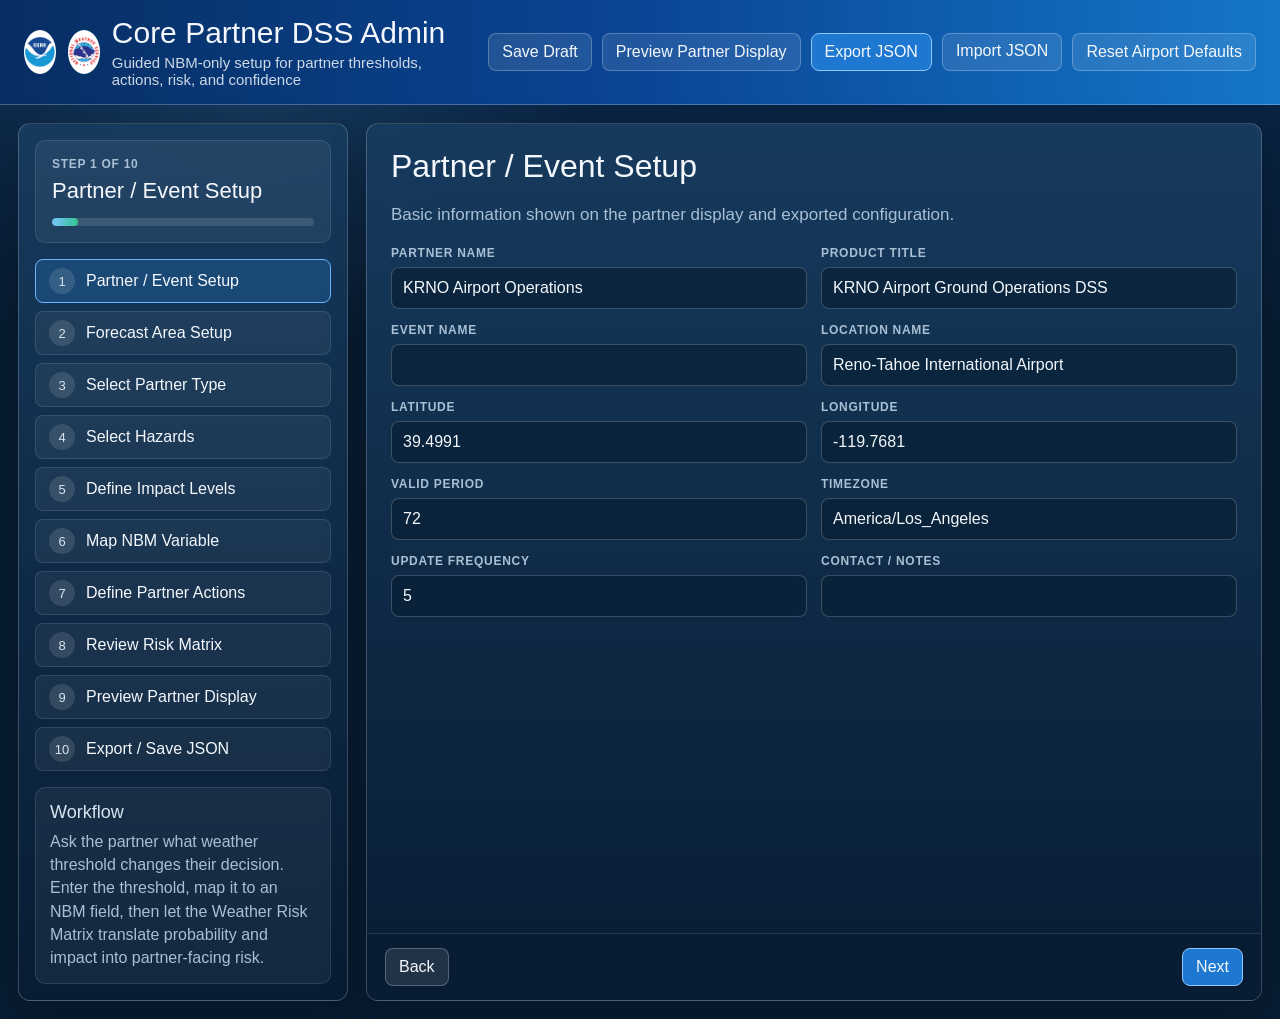
<file: docs/mockups/dss-admin-config.html>
<!DOCTYPE html>
<html lang="en">
<head>
  <meta charset="utf-8">
  <meta name="viewport" content="width=device-width, initial-scale=1">
  <title>Core Partner DSS Admin</title>
  <link rel="stylesheet" href="./dss-admin-config.css">
</head>
<body>
  <header class="header">
    <div class="brand">
      <img class="seal" src="./assets/noaa-emblem-circle.png" alt="NOAA">
      <img class="seal" src="./assets/nws-logo-2021.png" alt="National Weather Service">
      <div>
        <h1>Core Partner DSS Admin</h1>
        <div class="subtitle">Guided NBM-only setup for partner thresholds, actions, risk, and confidence</div>
      </div>
    </div>
    <div class="header-actions">
      <button id="save-draft">Save Draft</button>
      <button id="preview-display">Preview Partner Display</button>
      <button id="export-json" class="primary">Export JSON</button>
      <label class="file-button" for="import-json">Import JSON</label>
      <input id="import-json" class="hidden-input" type="file" accept="application/json,.json">
      <button id="reset-defaults">Reset Airport Defaults</button>
    </div>
  </header>

  <main class="wizard-shell">
    <aside class="wizard-sidebar">
      <div class="progress-card">
        <div class="step-eyebrow" id="step-count">Step 1 of 10</div>
        <h2 id="step-title">Partner / Event Setup</h2>
        <div class="progress-track"><div id="progress-bar"></div></div>
      </div>
      <nav class="step-list" id="step-list" aria-label="Wizard steps"></nav>
      <section class="side-note">
        <h3>Workflow</h3>
        <p>Ask the partner what weather threshold changes their decision. Enter the threshold, map it to an NBM field, then let the Weather Risk Matrix translate probability and impact into partner-facing risk.</p>
      </section>
    </aside>

    <section class="wizard-panel">
      <section class="wizard-step active" data-step="0">
        <h2>Partner / Event Setup</h2>
        <p class="lead">Basic information shown on the partner display and exported configuration.</p>
        <div class="form-grid two">
          <label><span>Partner Name</span><input id="partnerName"></label>
          <label><span>Product Title</span><input id="productTitle"></label>
          <label><span>Event Name</span><input id="eventName"></label>
          <label><span>Location Name</span><input id="locationName"></label>
          <label><span>Latitude</span><input id="latitude" type="number" step="0.0001"></label>
          <label><span>Longitude</span><input id="longitude" type="number" step="0.0001"></label>
          <label><span>Valid Period</span><input id="validPeriodHours" type="number" min="1"></label>
          <label><span>Timezone</span><input id="timezone"></label>
          <label><span>Update Frequency</span><input id="updateFrequencyMinutes" type="number" min="1"></label>
          <label><span>Contact / Notes</span><input id="contactNotes"></label>
        </div>
      </section>

      <section class="wizard-step" data-step="1">
        <h2>Forecast Area Setup</h2>
        <p class="lead">Choose how weather risk is evaluated for this partner.</p>
        <div class="choice-grid" id="geometry-choices"></div>
        <div id="geometry-editor" class="stack"></div>
      </section>

      <section class="wizard-step" data-step="2">
        <h2>Select Partner Type</h2>
        <p class="lead">Templates preload common hazards. You can change hazards on the next step.</p>
        <div class="choice-grid" id="partner-type-choices"></div>
      </section>

      <section class="wizard-step" data-step="3">
        <h2>Select Hazards</h2>
        <p class="lead">Airport operations defaults to visibility only. Ceiling stays optional unless the partner asks for it.</p>
        <div class="hazard-grid" id="hazard-select-grid"></div>
      </section>

      <section class="wizard-step" data-step="4">
        <h2>Define Impact Levels</h2>
        <p class="lead">Admin uses Impact Levels 1-5. The partner display converts those to category words only.</p>
        <div class="editor-top">
          <label><span>Hazard</span><select id="threshold-hazard"></select></label>
          <div class="helper-card" id="threshold-helper"></div>
        </div>
        <div class="impact-table" id="impact-table"></div>
      </section>

      <section class="wizard-step" data-step="5">
        <h2>Map NBM Variable</h2>
        <p class="lead">Recommended NBM fields are shown first so forecasters do not need to memorize variable names.</p>
        <div class="editor-top">
          <label><span>Hazard</span><select id="mapping-hazard"></select></label>
          <label><span>NBM Variable</span><select id="nbm-field"></select></label>
        </div>
        <div class="field-detail" id="field-detail"></div>
        <div class="form-grid three">
          <label><span>Aggregation</span><select id="aggregation-method"></select></label>
          <label><span>Threshold Direction</span><select id="threshold-direction"></select></label>
          <label><span>Units</span><input id="units"></label>
        </div>
      </section>

      <section class="wizard-step" data-step="6">
        <h2>Define Partner Actions</h2>
        <p class="lead">Keep actions short enough for a partner display and specific enough for decisions.</p>
        <div class="editor-top">
          <label><span>Hazard</span><select id="action-hazard"></select></label>
          <div class="helper-card" id="action-helper"></div>
        </div>
        <div class="action-table" id="action-table"></div>
      </section>

      <section class="wizard-step" data-step="7">
        <h2>Review Weather Risk Matrix</h2>
        <p class="lead">Risk is calculated from impact and NBM probability of threshold exceedance.</p>
        <div class="matrix-layout">
          <div class="risk-matrix" id="risk-matrix"></div>
          <div class="matrix-calc">
            <label><span>Impact Level</span><select id="matrix-impact"></select></label>
            <label><span>NBM Probability</span><input id="matrix-probability" type="number" min="0" max="100" value="18"></label>
            <div class="calc-result" id="matrix-result"></div>
          </div>
        </div>
      </section>

      <section class="wizard-step" data-step="8">
        <h2>Preview Partner Display</h2>
        <p class="lead">Partner preview uses category words only and keeps confidence simple.</p>
        <div class="partner-preview" id="partner-preview"></div>
      </section>

      <section class="wizard-step" data-step="9">
        <h2>Export / Save JSON</h2>
        <p class="lead">Save locally for this browser, export JSON for sharing, or open the partner display preview.</p>
        <div class="export-actions">
          <button id="save-draft-bottom">Save Draft</button>
          <button id="preview-display-bottom">Preview Partner Display</button>
          <button id="export-json-bottom" class="primary">Export JSON</button>
        </div>
        <textarea id="json-output" class="json-box" spellcheck="false"></textarea>
      </section>

      <footer class="wizard-nav">
        <button id="back-step">Back</button>
        <button id="next-step" class="primary">Next</button>
      </footer>
    </section>
  </main>

  <script type="module" src="./dss-admin-config.js"></script>
  <!-- Phase 2 TODO: Build this prototype into the full guided partner-threshold wizard after the KRNO operational dashboard is stable. -->
</body>
</html>
</file>
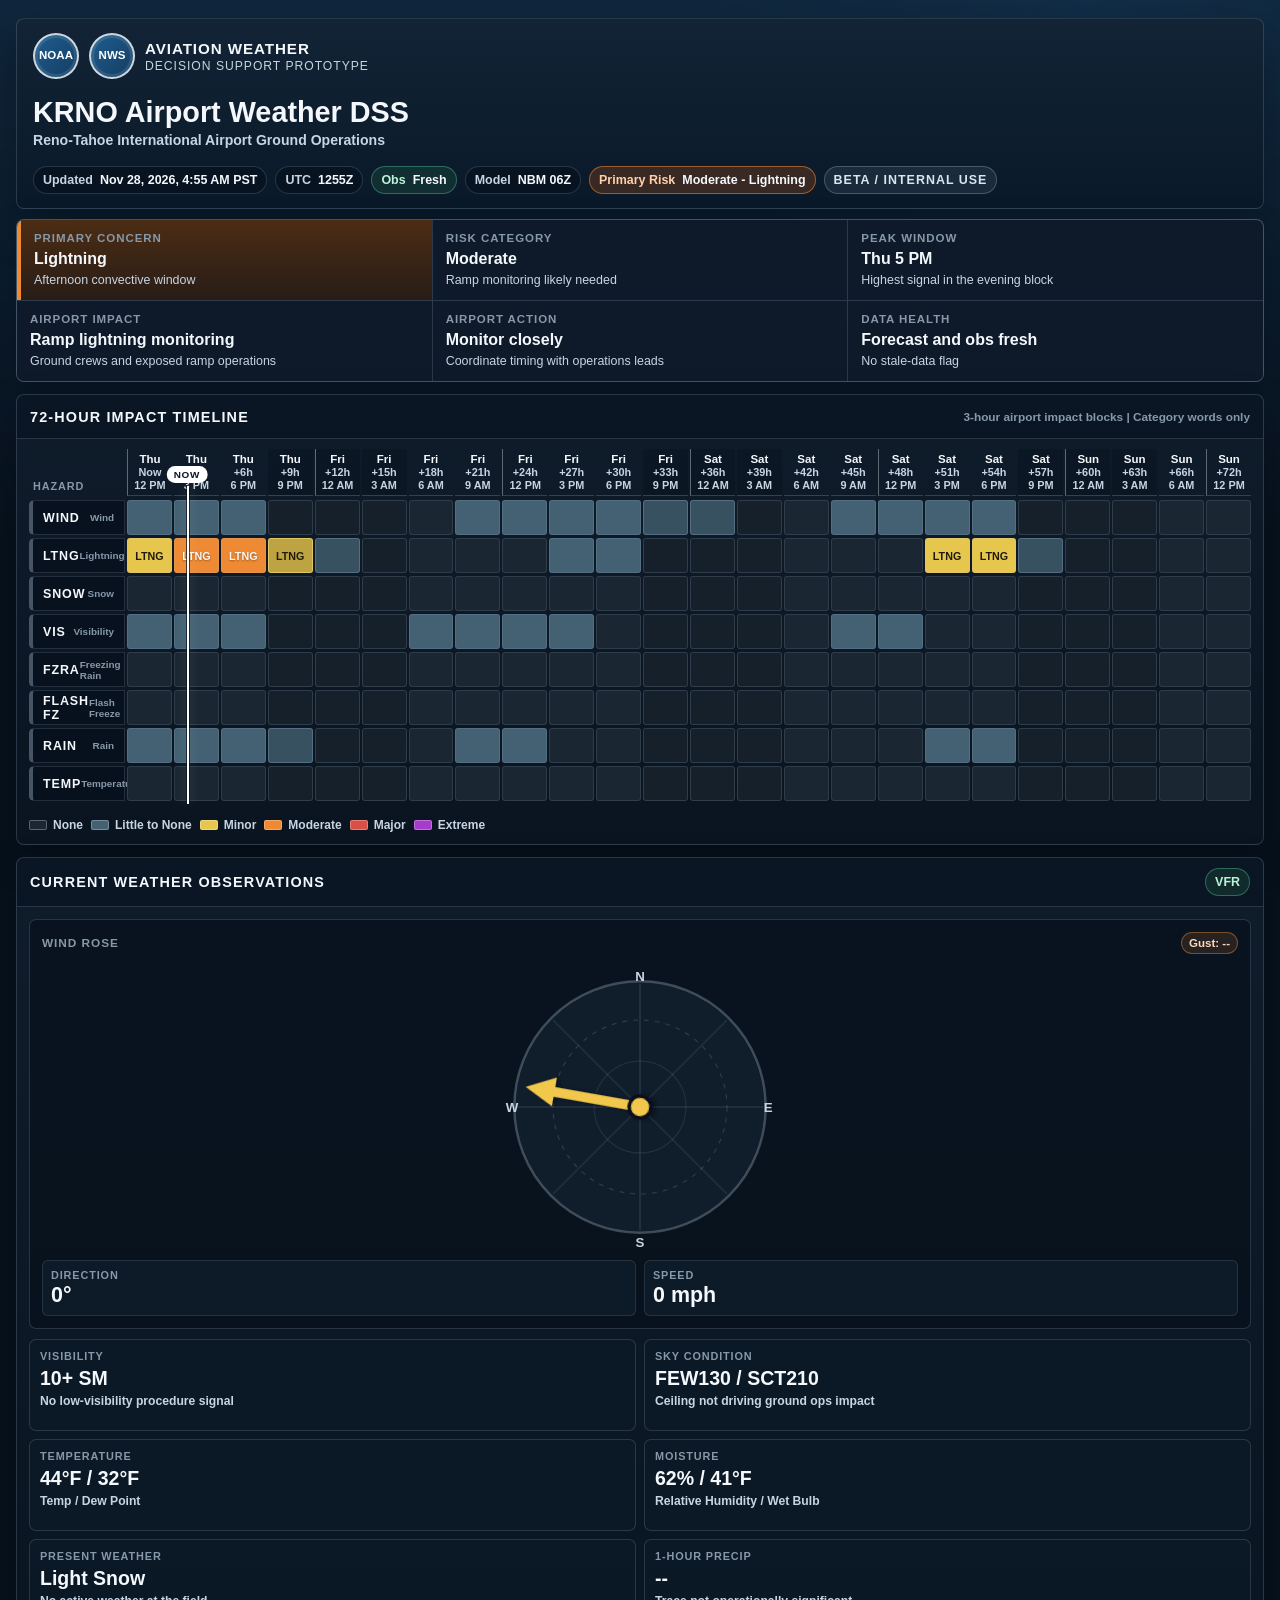
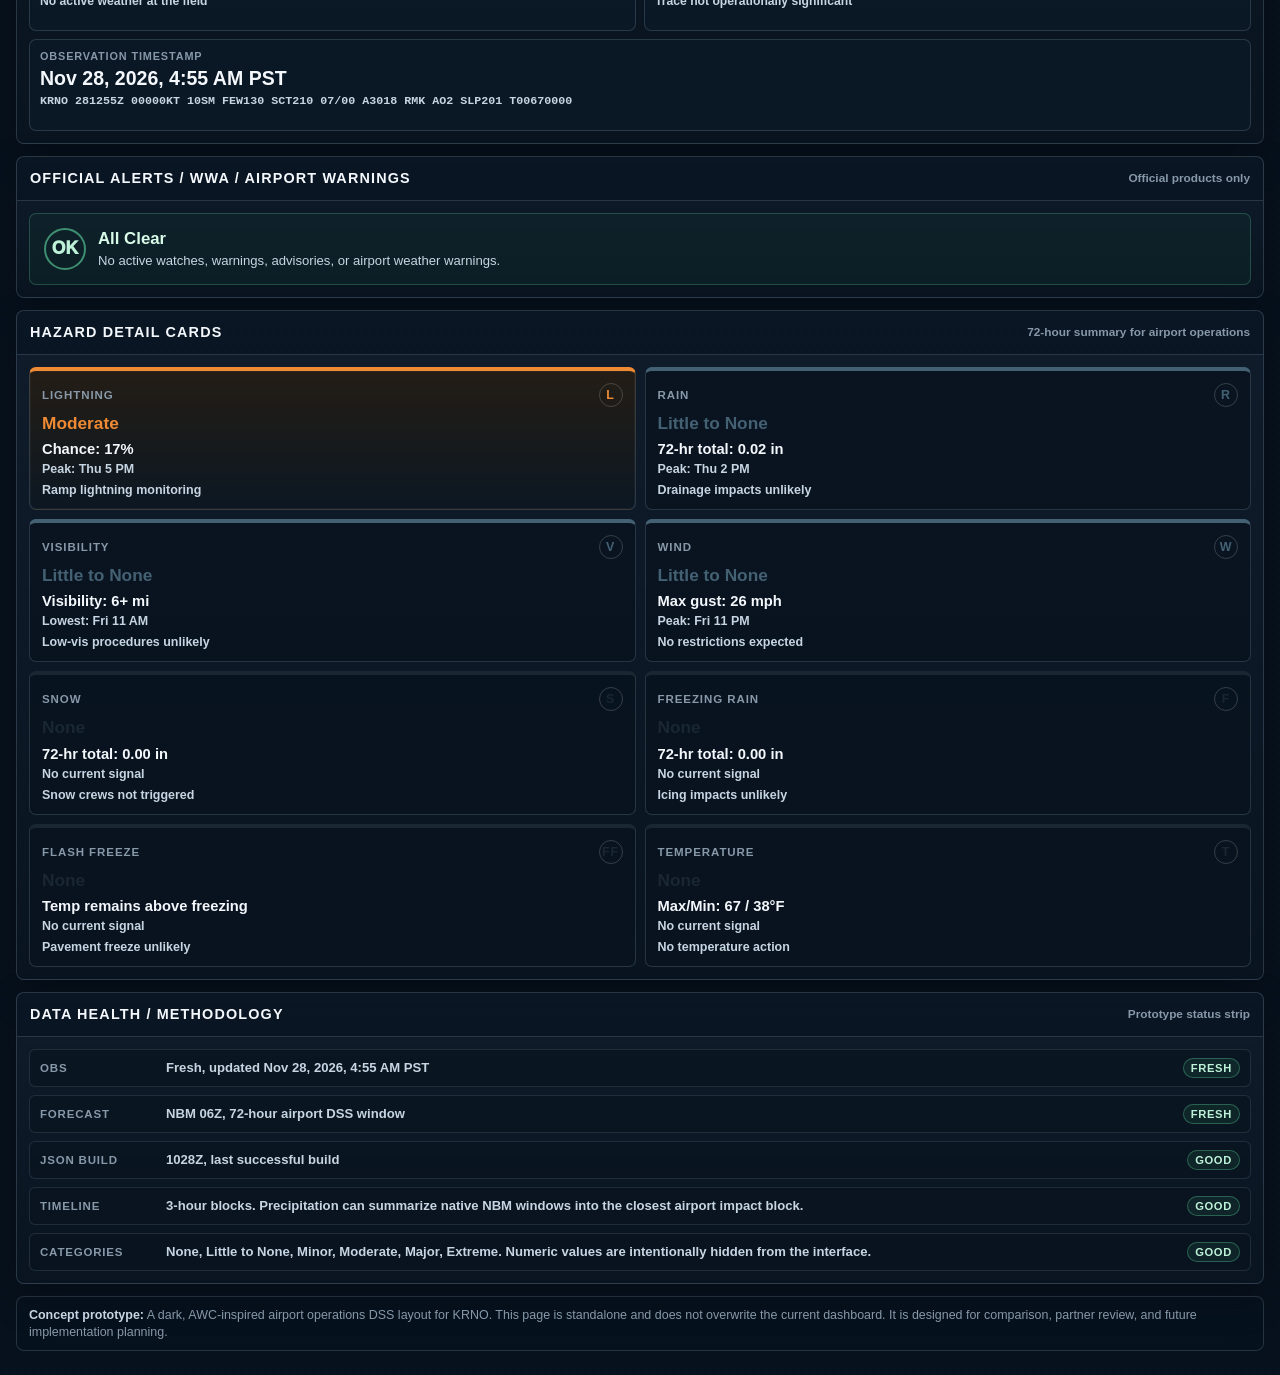
<file: docs/mockups/krno-awc-concept.html>
<!doctype html>
<html lang="en">
<head>
  <meta charset="utf-8">
  <meta name="viewport" content="width=device-width, initial-scale=1">
  <title>KRNO Airport Weather DSS Concept</title>
  <style>
    :root {
      color-scheme: dark;
      --bg: #07111d;
      --bg-2: #0b1725;
      --panel: #101d2b;
      --panel-2: #132436;
      --panel-3: #0d1825;
      --line: rgba(184, 205, 226, 0.18);
      --line-strong: rgba(222, 235, 247, 0.32);
      --text: #f4f8fc;
      --text-soft: #c7d5e2;
      --text-muted: #8798a8;
      --noaa: #1f5d8f;
      --nws: #2f77b5;
      --green: #5dd39e;
      --yellow: #f1c84b;
      --orange: #ee8a33;
      --red: #db4b47;
      --purple: #b84fd6;
      --none: #1a2632;
      --little: #446174;
      --minor: #e7c64d;
      --moderate: #ee8a33;
      --major: #d94e46;
      --extreme: #a83acc;
      --radius: 8px;
      --shadow: 0 18px 46px rgba(0, 0, 0, 0.28);
      --font: "Inter", "Segoe UI", Roboto, Arial, sans-serif;
      --mono: "SFMono-Regular", Consolas, "Liberation Mono", monospace;
    }

    * {
      box-sizing: border-box;
    }

    html {
      min-height: 100%;
      background: var(--bg);
    }

    body {
      margin: 0;
      min-height: 100vh;
      background:
        linear-gradient(180deg, rgba(18, 47, 73, 0.72), rgba(7, 17, 29, 0.96) 34rem),
        radial-gradient(circle at 85% 0%, rgba(50, 119, 181, 0.24), transparent 25rem),
        var(--bg);
      color: var(--text);
      font-family: var(--font);
      font-variant-numeric: tabular-nums;
      letter-spacing: 0;
    }

    button,
    input,
    select,
    textarea {
      font: inherit;
    }

    .page {
      width: min(1880px, calc(100vw - 32px));
      margin: 0 auto;
      padding: 18px 0 24px;
    }

    .masthead {
      display: grid;
      grid-template-columns: auto 1fr auto;
      gap: 18px;
      align-items: center;
      min-height: 88px;
      padding: 14px 16px;
      border: 1px solid var(--line);
      border-radius: var(--radius);
      background: linear-gradient(180deg, rgba(19, 36, 54, 0.96), rgba(10, 25, 40, 0.96));
      box-shadow: var(--shadow);
    }

    .brand {
      display: flex;
      align-items: center;
      gap: 10px;
      min-width: 220px;
    }

    .seal {
      display: grid;
      place-items: center;
      width: 46px;
      height: 46px;
      border-radius: 50%;
      border: 2px solid rgba(255, 255, 255, 0.78);
      background: linear-gradient(135deg, #1f5d8f, #143d62);
      color: #ffffff;
      font-size: 0.72rem;
      font-weight: 900;
      line-height: 1;
      text-align: center;
      box-shadow: inset 0 0 0 3px rgba(255, 255, 255, 0.1);
    }

    .brand-text {
      display: grid;
      gap: 2px;
      color: var(--text-soft);
      font-size: 0.76rem;
      text-transform: uppercase;
      letter-spacing: 0.08em;
      white-space: nowrap;
    }

    .brand-text strong {
      color: var(--text);
      font-size: 0.95rem;
      letter-spacing: 0.06em;
    }

    .title-block {
      min-width: 0;
    }

    h1 {
      margin: 0;
      font-size: clamp(1.55rem, 2.25vw, 2.35rem);
      line-height: 1.05;
      font-weight: 820;
      letter-spacing: 0;
    }

    .subtitle {
      margin-top: 5px;
      color: var(--text-soft);
      font-size: clamp(0.88rem, 1vw, 1rem);
      font-weight: 650;
    }

    .mast-meta {
      display: flex;
      justify-content: flex-end;
      align-items: center;
      flex-wrap: wrap;
      gap: 8px;
      max-width: 680px;
    }

    .pill {
      display: inline-flex;
      align-items: center;
      gap: 7px;
      min-height: 28px;
      padding: 5px 9px;
      border: 1px solid var(--line);
      border-radius: 999px;
      background: rgba(7, 17, 29, 0.68);
      color: var(--text-soft);
      font-size: 0.78rem;
      font-weight: 750;
      white-space: nowrap;
    }

    .pill strong {
      color: var(--text);
      font-weight: 840;
    }

    .pill.fresh {
      border-color: rgba(93, 211, 158, 0.38);
      color: #bdf2d8;
      background: rgba(37, 100, 74, 0.28);
    }

    .pill.moderate {
      border-color: rgba(238, 138, 51, 0.54);
      color: #ffd1a9;
      background: rgba(143, 71, 23, 0.35);
    }

    .pill.beta {
      border-color: rgba(184, 205, 226, 0.28);
      color: #d9e6f2;
      background: rgba(38, 55, 72, 0.58);
      text-transform: uppercase;
      letter-spacing: 0.08em;
    }

    .status-strip {
      display: grid;
      grid-template-columns: repeat(6, minmax(0, 1fr));
      gap: 1px;
      margin-top: 10px;
      overflow: hidden;
      border: 1px solid var(--line);
      border-radius: var(--radius);
      background: var(--line);
      box-shadow: 0 12px 34px rgba(0, 0, 0, 0.22);
    }

    .status-item {
      min-height: 76px;
      padding: 12px 13px;
      background: rgba(13, 26, 40, 0.96);
    }

    .status-item.primary {
      background: linear-gradient(180deg, rgba(77, 44, 18, 0.98), rgba(40, 28, 22, 0.98));
      border-left: 4px solid var(--moderate);
    }

    .status-label {
      color: var(--text-muted);
      font-size: 0.72rem;
      font-weight: 820;
      text-transform: uppercase;
      letter-spacing: 0.08em;
    }

    .status-value {
      margin-top: 6px;
      color: var(--text);
      font-size: clamp(1rem, 1.08vw, 1.18rem);
      line-height: 1.15;
      font-weight: 850;
    }

    .status-sub {
      margin-top: 4px;
      color: var(--text-soft);
      font-size: 0.78rem;
      line-height: 1.25;
    }

    .grid-main {
      display: grid;
      grid-template-columns: minmax(0, 1.55fr) minmax(390px, 0.75fr);
      gap: 12px;
      margin-top: 12px;
      align-items: start;
    }

    .panel {
      border: 1px solid var(--line);
      border-radius: var(--radius);
      background: linear-gradient(180deg, rgba(16, 29, 43, 0.96), rgba(10, 21, 33, 0.96));
      box-shadow: 0 14px 38px rgba(0, 0, 0, 0.24);
      overflow: hidden;
    }

    .panel-header {
      display: flex;
      justify-content: space-between;
      align-items: center;
      gap: 10px;
      min-height: 44px;
      padding: 10px 13px;
      border-bottom: 1px solid var(--line);
      background: rgba(8, 19, 31, 0.62);
    }

    .panel-title {
      margin: 0;
      color: var(--text);
      font-size: 0.9rem;
      font-weight: 880;
      letter-spacing: 0.08em;
      text-transform: uppercase;
    }

    .panel-note {
      color: var(--text-muted);
      font-size: 0.74rem;
      font-weight: 750;
      text-align: right;
    }

    .matrix-wrap {
      overflow-x: auto;
      overflow-y: visible;
      scrollbar-color: #426178 #0b1725;
    }

    .timeline {
      min-width: 1180px;
      padding: 10px 12px 14px;
      position: relative;
    }

    .time-grid,
    .hazard-row {
      display: grid;
      grid-template-columns: 96px repeat(24, minmax(42px, 1fr));
      gap: 2px;
      align-items: stretch;
    }

    .time-grid {
      margin-bottom: 4px;
    }

    .corner {
      display: flex;
      align-items: end;
      justify-content: flex-start;
      padding: 0 0 4px 4px;
      color: var(--text-muted);
      font-size: 0.68rem;
      font-weight: 820;
      text-transform: uppercase;
      letter-spacing: 0.08em;
    }

    .time-cell {
      min-height: 36px;
      padding: 4px 2px;
      border-bottom: 1px solid rgba(184, 205, 226, 0.22);
      color: var(--text-soft);
      text-align: center;
      font-size: 0.68rem;
      font-weight: 760;
      line-height: 1.15;
    }

    .time-cell .day {
      display: block;
      color: var(--text);
      font-size: 0.72rem;
      font-weight: 850;
    }

    .time-cell.major-tick {
      border-left: 1px solid rgba(255, 255, 255, 0.34);
    }

    .time-cell.night,
    .impact-cell.night {
      box-shadow: inset 0 0 0 999px rgba(1, 7, 13, 0.18);
    }

    .hazard-row {
      margin-bottom: 3px;
    }

    .hazard-label {
      display: flex;
      align-items: center;
      justify-content: space-between;
      min-height: 35px;
      padding: 0 10px;
      border: 1px solid rgba(184, 205, 226, 0.16);
      border-left: 4px solid rgba(184, 205, 226, 0.36);
      border-radius: 5px 0 0 5px;
      background: rgba(7, 17, 29, 0.78);
      color: var(--text);
      font-size: 0.78rem;
      font-weight: 880;
      letter-spacing: 0.07em;
    }

    .hazard-label span:last-child {
      color: var(--text-muted);
      font-size: 0.62rem;
      font-weight: 760;
      letter-spacing: 0;
    }

    .impact-cell {
      position: relative;
      display: grid;
      place-items: center;
      min-height: 35px;
      border: 1px solid rgba(184, 205, 226, 0.13);
      border-radius: 3px;
      color: #ffffff;
      cursor: default;
      isolation: isolate;
      transition: border-color 120ms ease-out, filter 120ms ease-out, transform 120ms ease-out;
    }

    .impact-cell:hover,
    .impact-cell:focus {
      z-index: 5;
      border-color: rgba(255, 255, 255, 0.82);
      filter: brightness(1.15);
      outline: none;
      transform: translateY(-1px);
    }

    .impact-cell .cell-text {
      color: rgba(255, 255, 255, 0.95);
      font-size: 0.67rem;
      font-weight: 860;
      line-height: 1;
      text-shadow: 0 1px 2px rgba(0, 0, 0, 0.34);
    }

    .impact-cell[data-risk="None"] {
      background: var(--none);
      color: #9aaaba;
    }

    .impact-cell[data-risk="Little to None"] {
      background: var(--little);
    }

    .impact-cell[data-risk="Minor"] {
      background: var(--minor);
      color: #201b09;
    }

    .impact-cell[data-risk="Minor"] .cell-text {
      color: #201b09;
      text-shadow: none;
    }

    .impact-cell[data-risk="Moderate"] {
      background: var(--moderate);
    }

    .impact-cell[data-risk="Major"] {
      background: var(--major);
    }

    .impact-cell[data-risk="Extreme"] {
      background: var(--extreme);
    }

    .now-line {
      position: absolute;
      top: 47px;
      bottom: 14px;
      left: calc(12px + 96px + (100% - 24px - 96px) * 0.055);
      width: 2px;
      background: #ffffff;
      box-shadow: 0 0 0 1px rgba(7, 17, 29, 0.7), 0 0 12px rgba(255, 255, 255, 0.28);
      pointer-events: none;
      z-index: 4;
    }

    .now-tag {
      position: absolute;
      top: 27px;
      left: calc(12px + 96px + (100% - 24px - 96px) * 0.055);
      translate: -50% 0;
      padding: 2px 6px;
      border: 1px solid rgba(255, 255, 255, 0.62);
      border-radius: 999px;
      background: #ffffff;
      color: #0b1725;
      font-size: 0.62rem;
      font-weight: 900;
      letter-spacing: 0.08em;
      z-index: 6;
    }

    .legend {
      display: flex;
      flex-wrap: wrap;
      gap: 8px;
      padding: 0 12px 12px;
    }

    .legend-item {
      display: inline-flex;
      align-items: center;
      gap: 6px;
      color: var(--text-soft);
      font-size: 0.75rem;
      font-weight: 760;
    }

    .legend-swatch {
      width: 18px;
      height: 10px;
      border: 1px solid rgba(255, 255, 255, 0.28);
      border-radius: 2px;
    }

    .tooltip {
      position: fixed;
      z-index: 50;
      width: min(320px, calc(100vw - 24px));
      pointer-events: none;
      opacity: 0;
      transform: translateY(4px);
      transition: opacity 90ms ease-out, transform 90ms ease-out;
    }

    .tooltip.visible {
      opacity: 1;
      transform: translateY(0);
    }

    .tooltip-card {
      border: 1px solid rgba(226, 238, 249, 0.26);
      border-left: 4px solid var(--moderate);
      border-radius: 8px;
      background: rgba(8, 18, 29, 0.97);
      box-shadow: 0 18px 40px rgba(0, 0, 0, 0.42);
      overflow: hidden;
    }

    .tooltip-head {
      display: flex;
      justify-content: space-between;
      gap: 10px;
      padding: 10px 11px 7px;
      border-bottom: 1px solid rgba(184, 205, 226, 0.14);
    }

    .tooltip-title {
      color: var(--text);
      font-size: 0.88rem;
      font-weight: 890;
    }

    .tooltip-risk {
      font-size: 0.78rem;
      font-weight: 860;
      white-space: nowrap;
    }

    .tooltip-body {
      display: grid;
      gap: 6px;
      padding: 9px 11px 11px;
      color: var(--text-soft);
      font-size: 0.78rem;
      line-height: 1.32;
    }

    .tooltip-body strong {
      color: var(--text);
    }

    .lower-grid {
      display: grid;
      grid-template-columns: minmax(0, 1.12fr) minmax(420px, 0.88fr);
      gap: 12px;
      margin-top: 12px;
      align-items: start;
    }

    .hazard-cards {
      display: grid;
      grid-template-columns: repeat(4, minmax(0, 1fr));
      gap: 9px;
      padding: 12px;
    }

    .hazard-card {
      position: relative;
      min-height: 132px;
      padding: 12px 12px 10px;
      border: 1px solid var(--line);
      border-top: 4px solid var(--none);
      border-radius: 7px;
      background: rgba(9, 20, 32, 0.84);
    }

    .hazard-card.active {
      background: linear-gradient(180deg, rgba(37, 29, 21, 0.96), rgba(12, 23, 35, 0.96));
      box-shadow: inset 0 0 0 1px rgba(255, 255, 255, 0.04);
    }

    .hazard-card-title {
      display: flex;
      justify-content: space-between;
      align-items: center;
      gap: 8px;
      color: var(--text-muted);
      font-size: 0.72rem;
      font-weight: 900;
      letter-spacing: 0.08em;
      text-transform: uppercase;
    }

    .hazard-icon {
      display: grid;
      place-items: center;
      width: 24px;
      height: 24px;
      border-radius: 50%;
      border: 1px solid rgba(255, 255, 255, 0.18);
      color: var(--text-soft);
      font-size: 0.78rem;
      font-weight: 900;
    }

    .card-risk {
      margin-top: 8px;
      font-size: 1.08rem;
      font-weight: 900;
      line-height: 1;
    }

    .card-metric {
      margin-top: 9px;
      color: var(--text);
      font-size: 0.92rem;
      font-weight: 830;
    }

    .card-peak,
    .card-impact {
      margin-top: 5px;
      color: var(--text-soft);
      font-size: 0.78rem;
      line-height: 1.28;
      font-weight: 650;
    }

    .side-stack {
      display: grid;
      gap: 12px;
    }

    .obs-grid {
      display: grid;
      grid-template-columns: minmax(230px, 0.9fr) minmax(0, 1.1fr);
      gap: 10px;
      padding: 12px;
    }

    .wind-module {
      min-height: 335px;
      padding: 12px;
      border: 1px solid var(--line);
      border-radius: 7px;
      background: rgba(7, 17, 29, 0.72);
      display: grid;
      grid-template-rows: auto 1fr auto;
      gap: 8px;
    }

    .wind-title {
      display: flex;
      align-items: center;
      justify-content: space-between;
      gap: 8px;
      color: var(--text-muted);
      font-size: 0.74rem;
      font-weight: 900;
      letter-spacing: 0.08em;
      text-transform: uppercase;
    }

    .gust-badge {
      padding: 4px 7px;
      border: 1px solid rgba(238, 138, 51, 0.42);
      border-radius: 999px;
      background: rgba(238, 138, 51, 0.13);
      color: #ffd8b8;
      font-size: 0.72rem;
      font-weight: 850;
      letter-spacing: 0;
      text-transform: none;
    }

    .wind-rose {
      width: 100%;
      max-width: 290px;
      margin: 0 auto;
      aspect-ratio: 1 / 1;
    }

    .wind-values {
      display: grid;
      grid-template-columns: 1fr 1fr;
      gap: 8px;
      align-items: end;
    }

    .wind-value {
      padding: 8px;
      border: 1px solid rgba(184, 205, 226, 0.14);
      border-radius: 6px;
      background: rgba(16, 29, 43, 0.78);
    }

    .wind-value .label {
      color: var(--text-muted);
      font-size: 0.68rem;
      font-weight: 840;
      text-transform: uppercase;
      letter-spacing: 0.08em;
    }

    .wind-value .value {
      margin-top: 4px;
      color: var(--text);
      font-size: 1.34rem;
      font-weight: 900;
      line-height: 1;
    }

    .obs-cards {
      display: grid;
      grid-template-columns: repeat(2, minmax(0, 1fr));
      gap: 8px;
    }

    .obs-card {
      min-height: 92px;
      padding: 10px;
      border: 1px solid var(--line);
      border-radius: 7px;
      background: rgba(12, 25, 39, 0.82);
    }

    .obs-card.wide {
      grid-column: 1 / -1;
    }

    .obs-label {
      color: var(--text-muted);
      font-size: 0.68rem;
      font-weight: 900;
      letter-spacing: 0.08em;
      text-transform: uppercase;
    }

    .obs-value {
      margin-top: 6px;
      color: var(--text);
      font-size: 1.22rem;
      line-height: 1.06;
      font-weight: 900;
    }

    .obs-sub {
      margin-top: 5px;
      color: var(--text-soft);
      font-size: 0.76rem;
      line-height: 1.25;
      font-weight: 660;
    }

    .metar {
      font-family: var(--mono);
      font-size: 0.73rem;
      line-height: 1.35;
      word-break: break-word;
    }

    .alert-body {
      padding: 12px;
    }

    .all-clear {
      display: grid;
      grid-template-columns: auto 1fr;
      gap: 12px;
      align-items: center;
      padding: 14px;
      border: 1px solid rgba(93, 211, 158, 0.26);
      border-radius: 7px;
      background: rgba(27, 74, 58, 0.18);
    }

    .clear-mark {
      display: grid;
      place-items: center;
      width: 42px;
      height: 42px;
      border-radius: 50%;
      border: 2px solid rgba(93, 211, 158, 0.62);
      color: #bdf2d8;
      font-weight: 950;
      font-size: 1.1rem;
    }

    .clear-title {
      color: #d9fce9;
      font-size: 1.05rem;
      font-weight: 900;
    }

    .clear-text {
      margin-top: 3px;
      color: var(--text-soft);
      font-size: 0.82rem;
      line-height: 1.3;
    }

    .method-list {
      display: grid;
      gap: 8px;
      padding: 12px;
    }

    .health-row {
      display: grid;
      grid-template-columns: 116px 1fr auto;
      gap: 10px;
      align-items: center;
      min-height: 36px;
      padding: 8px 10px;
      border: 1px solid rgba(184, 205, 226, 0.13);
      border-radius: 6px;
      background: rgba(8, 19, 31, 0.54);
    }

    .health-label {
      color: var(--text-muted);
      font-size: 0.72rem;
      font-weight: 870;
      letter-spacing: 0.07em;
      text-transform: uppercase;
    }

    .health-value {
      color: var(--text-soft);
      font-size: 0.82rem;
      font-weight: 720;
    }

    .health-state {
      padding: 3px 7px;
      border-radius: 999px;
      border: 1px solid rgba(93, 211, 158, 0.35);
      color: #bdf2d8;
      background: rgba(37, 100, 74, 0.22);
      font-size: 0.7rem;
      font-weight: 880;
      text-transform: uppercase;
      letter-spacing: 0.06em;
    }

    .footer-strip {
      margin-top: 12px;
      padding: 10px 12px;
      border: 1px solid var(--line);
      border-radius: var(--radius);
      background: rgba(8, 19, 31, 0.72);
      color: var(--text-muted);
      font-size: 0.78rem;
      line-height: 1.35;
    }

    .footer-strip strong {
      color: var(--text-soft);
    }

    @media (max-width: 1500px) {
      .masthead,
      .grid-main,
      .lower-grid,
      .obs-grid {
        grid-template-columns: 1fr;
      }

      .mast-meta {
        justify-content: flex-start;
        max-width: none;
      }

      .status-strip {
        grid-template-columns: repeat(3, minmax(0, 1fr));
      }

      .hazard-cards {
        grid-template-columns: repeat(2, minmax(0, 1fr));
      }
    }

    @media (max-width: 720px) {
      .page {
        width: min(100vw - 16px, 1880px);
        padding-top: 8px;
      }

      .brand {
        min-width: 0;
      }

      .status-strip,
      .hazard-cards,
      .obs-cards {
        grid-template-columns: 1fr;
      }

      .health-row {
        grid-template-columns: 1fr;
      }
    }

    @media (prefers-reduced-motion: reduce) {
      * {
        animation: none !important;
        transition: none !important;
      }
    }
  </style>
</head>
<body>
  <div class="page">
    <header class="masthead" aria-label="KRNO Airport Weather DSS header">
      <div class="brand" aria-label="NOAA and National Weather Service branding">
        <div class="seal">NOAA</div>
        <div class="seal">NWS</div>
        <div class="brand-text">
          <strong>Aviation Weather</strong>
          <span>Decision Support Prototype</span>
        </div>
      </div>
      <div class="title-block">
        <h1>KRNO Airport Weather DSS</h1>
        <div class="subtitle">Reno-Tahoe International Airport Ground Operations</div>
      </div>
      <div class="mast-meta" aria-label="Data and risk status">
        <div class="pill"><span>Updated</span><strong id="updated-local">May 28, 2026 9:40 AM PDT</strong></div>
        <div class="pill"><span>UTC</span><strong id="updated-utc">1640Z</strong></div>
        <div class="pill fresh"><span>Obs</span><strong id="obs-freshness">Fresh</strong></div>
        <div class="pill"><span>Model</span><strong id="model-cycle">NBM 12Z</strong></div>
        <div class="pill moderate"><span>Primary Risk</span><strong>Moderate - Lightning</strong></div>
        <div class="pill beta">Beta / Internal Use</div>
      </div>
    </header>

    <section class="status-strip" aria-label="Primary operational concern">
      <div class="status-item primary">
        <div class="status-label">Primary Concern</div>
        <div class="status-value">Lightning</div>
        <div class="status-sub">Afternoon convective window</div>
      </div>
      <div class="status-item">
        <div class="status-label">Risk Category</div>
        <div class="status-value">Moderate</div>
        <div class="status-sub">Ramp monitoring likely needed</div>
      </div>
      <div class="status-item">
        <div class="status-label">Peak Window</div>
        <div class="status-value">Thu 5 PM</div>
        <div class="status-sub">Highest signal in the evening block</div>
      </div>
      <div class="status-item">
        <div class="status-label">Airport Impact</div>
        <div class="status-value">Ramp lightning monitoring</div>
        <div class="status-sub">Ground crews and exposed ramp operations</div>
      </div>
      <div class="status-item">
        <div class="status-label">Airport Action</div>
        <div class="status-value">Monitor closely</div>
        <div class="status-sub">Coordinate timing with operations leads</div>
      </div>
      <div class="status-item">
        <div class="status-label">Data Health</div>
        <div class="status-value">Forecast and obs fresh</div>
        <div class="status-sub">No stale-data flag</div>
      </div>
    </section>

    <main class="grid-main">
      <section class="panel" aria-labelledby="timeline-title">
        <div class="panel-header">
          <h2 class="panel-title" id="timeline-title">72-Hour Impact Timeline</h2>
          <div class="panel-note">3-hour airport impact blocks | Category words only</div>
        </div>
        <div class="matrix-wrap">
          <div class="timeline" id="timeline" aria-label="72-hour weather impact matrix">
            <div class="now-tag">NOW</div>
            <div class="now-line" aria-hidden="true"></div>
            <div class="time-grid" id="time-axis"></div>
            <div id="matrix-rows"></div>
          </div>
        </div>
        <div class="legend" aria-label="Risk category legend" id="legend"></div>
      </section>

      <aside class="side-stack">
        <section class="panel" aria-labelledby="obs-title">
          <div class="panel-header">
            <h2 class="panel-title" id="obs-title">Current Weather Observations</h2>
            <div class="pill fresh">VFR</div>
          </div>
          <div class="obs-grid">
            <div class="wind-module">
              <div class="wind-title">
                <span>Wind Rose</span>
                <span class="gust-badge">Gust: --</span>
              </div>
              <svg class="wind-rose" viewBox="0 0 240 240" role="img" aria-label="Wind rose showing wind from 280 degrees at 6 miles per hour">
                <defs>
                  <filter id="arrow-shadow" x="-20%" y="-20%" width="140%" height="140%">
                    <feDropShadow dx="0" dy="3" stdDeviation="2" flood-color="#000000" flood-opacity="0.35"/>
                  </filter>
                </defs>
                <circle cx="120" cy="120" r="104" fill="#101d2b" stroke="rgba(199,213,226,0.28)" stroke-width="2"/>
                <circle cx="120" cy="120" r="72" fill="none" stroke="rgba(199,213,226,0.16)" stroke-width="1" stroke-dasharray="4 5"/>
                <circle cx="120" cy="120" r="38" fill="none" stroke="rgba(199,213,226,0.1)" stroke-width="1"/>
                <line x1="120" y1="18" x2="120" y2="222" stroke="rgba(199,213,226,0.18)" stroke-width="1"/>
                <line x1="18" y1="120" x2="222" y2="120" stroke="rgba(199,213,226,0.18)" stroke-width="1"/>
                <line x1="48" y1="48" x2="192" y2="192" stroke="rgba(199,213,226,0.11)" stroke-width="1"/>
                <line x1="192" y1="48" x2="48" y2="192" stroke="rgba(199,213,226,0.11)" stroke-width="1"/>
                <text x="120" y="16" text-anchor="middle" fill="#c7d5e2" font-size="11" font-weight="800">N</text>
                <text x="226" y="124" text-anchor="middle" fill="#c7d5e2" font-size="11" font-weight="800">E</text>
                <text x="120" y="236" text-anchor="middle" fill="#c7d5e2" font-size="11" font-weight="800">S</text>
                <text x="14" y="124" text-anchor="middle" fill="#c7d5e2" font-size="11" font-weight="800">W</text>
                <g transform="rotate(280 120 120)" filter="url(#arrow-shadow)">
                  <line x1="120" y1="120" x2="120" y2="38" stroke="#f1c84b" stroke-width="8" stroke-linecap="round"/>
                  <polygon points="120,24 108,48 132,48" fill="#f1c84b"/>
                  <circle cx="120" cy="120" r="9" fill="#f1c84b" stroke="#07111d" stroke-width="3"/>
                </g>
              </svg>
              <div class="wind-values">
                <div class="wind-value">
                  <div class="label">Direction</div>
                  <div class="value" id="wind-dir">280&deg;</div>
                </div>
                <div class="wind-value">
                  <div class="label">Speed</div>
                  <div class="value" id="wind-speed">6 mph</div>
                </div>
              </div>
            </div>
            <div class="obs-cards">
              <div class="obs-card">
                <div class="obs-label">Visibility</div>
                <div class="obs-value" id="obs-vis">10+ SM</div>
                <div class="obs-sub">No low-visibility procedure signal</div>
              </div>
              <div class="obs-card">
                <div class="obs-label">Sky Condition</div>
                <div class="obs-value" id="obs-sky">BKN023 / BKN055</div>
                <div class="obs-sub">Ceiling not driving ground ops impact</div>
              </div>
              <div class="obs-card">
                <div class="obs-label">Temperature</div>
                <div class="obs-value"><span id="obs-temp">46&deg;F</span> / <span id="obs-dew">37&deg;F</span></div>
                <div class="obs-sub">Temp / Dew Point</div>
              </div>
              <div class="obs-card">
                <div class="obs-label">Moisture</div>
                <div class="obs-value"><span id="obs-rh">71%</span> / <span id="obs-wb">41&deg;F</span></div>
                <div class="obs-sub">Relative Humidity / Wet Bulb</div>
              </div>
              <div class="obs-card">
                <div class="obs-label">Present Weather</div>
                <div class="obs-value" id="obs-wx">None</div>
                <div class="obs-sub">No active weather at the field</div>
              </div>
              <div class="obs-card">
                <div class="obs-label">1-Hour Precip</div>
                <div class="obs-value" id="obs-pcp">--</div>
                <div class="obs-sub">Trace not operationally significant</div>
              </div>
              <div class="obs-card wide">
                <div class="obs-label">Observation Timestamp</div>
                <div class="obs-value" id="obs-time">May 28, 2026 9:39 AM PDT</div>
                <div class="obs-sub metar" id="obs-metar">KRNO 281639Z 28006KT 10SM BKN023 BKN055 08/03 A2992</div>
              </div>
            </div>
          </div>
        </section>

        <section class="panel" aria-labelledby="alerts-title">
          <div class="panel-header">
            <h2 class="panel-title" id="alerts-title">Official Alerts / WWA / Airport Warnings</h2>
            <div class="panel-note">Official products only</div>
          </div>
          <div class="alert-body">
            <div class="all-clear" id="alerts-clear">
              <div class="clear-mark">OK</div>
              <div>
                <div class="clear-title">All Clear</div>
                <div class="clear-text">No active watches, warnings, advisories, or airport weather warnings.</div>
              </div>
            </div>
          </div>
        </section>
      </aside>
    </main>

    <section class="lower-grid">
      <section class="panel" aria-labelledby="hazard-title">
        <div class="panel-header">
          <h2 class="panel-title" id="hazard-title">Hazard Detail Cards</h2>
          <div class="panel-note">72-hour summary for airport operations</div>
        </div>
        <div class="hazard-cards" id="hazard-cards"></div>
      </section>

      <section class="panel" aria-labelledby="health-title">
        <div class="panel-header">
          <h2 class="panel-title" id="health-title">Data Health / Methodology</h2>
          <div class="panel-note">Prototype status strip</div>
        </div>
        <div class="method-list">
          <div class="health-row">
            <div class="health-label">Obs</div>
            <div class="health-value" id="health-obs">Fresh, updated 9:39 AM PDT</div>
            <div class="health-state">Fresh</div>
          </div>
          <div class="health-row">
            <div class="health-label">Forecast</div>
            <div class="health-value" id="health-model">NBM 12Z, 72-hour airport DSS window</div>
            <div class="health-state">Fresh</div>
          </div>
          <div class="health-row">
            <div class="health-label">JSON Build</div>
            <div class="health-value" id="health-build">15:18Z, last successful build</div>
            <div class="health-state">Good</div>
          </div>
          <div class="health-row">
            <div class="health-label">Timeline</div>
            <div class="health-value">3-hour blocks. Precipitation can summarize native NBM windows into the closest airport impact block.</div>
            <div class="health-state">Good</div>
          </div>
          <div class="health-row">
            <div class="health-label">Categories</div>
            <div class="health-value">None, Little to None, Minor, Moderate, Major, Extreme. Numeric values are intentionally hidden from the interface.</div>
            <div class="health-state">Good</div>
          </div>
        </div>
      </section>
    </section>

    <div class="footer-strip">
      <strong>Concept prototype:</strong> A dark, AWC-inspired airport operations DSS layout for KRNO. This page is standalone and does not overwrite the current dashboard. It is designed for comparison, partner review, and future implementation planning.
    </div>
  </div>

  <div class="tooltip" id="tooltip" role="tooltip" aria-hidden="true"></div>

  <script>
    const categories = ["None", "Little to None", "Minor", "Moderate", "Major", "Extreme"];
    const categoryColors = {
      "None": "#1a2632",
      "Little to None": "#446174",
      "Minor": "#e7c64d",
      "Moderate": "#ee8a33",
      "Major": "#d94e46",
      "Extreme": "#a83acc"
    };

    const hazardDefs = [
      { id: "WIND", label: "WIND", full: "Wind", short: "Wind", icon: "W" },
      { id: "LTNG", label: "LTNG", full: "Lightning", short: "LTNG", icon: "L" },
      { id: "SNOW", label: "SNOW", full: "Snow", short: "Snow", icon: "S" },
      { id: "VIS", label: "VIS", full: "Visibility", short: "VIS", icon: "V" },
      { id: "FZRA", label: "FZRA", full: "Freezing Rain", short: "FZRA", icon: "F" },
      { id: "FLASHFZ", label: "FLASH FZ", full: "Flash Freeze", short: "FZ", icon: "FF" },
      { id: "RAIN", label: "RAIN", full: "Rain", short: "Rain", icon: "R" },
      { id: "TEMP", label: "TEMP", full: "Temperature", short: "Temp", icon: "T" }
    ];

    const hazardCards = [
      {
        id: "LTNG",
        name: "Lightning",
        risk: "Moderate",
        metric: "Chance: 17%",
        peak: "Peak: Thu 5 PM",
        impact: "Ramp lightning monitoring",
        icon: "L"
      },
      {
        id: "RAIN",
        name: "Rain",
        risk: "Little to None",
        metric: "72-hr total: 0.02 in",
        peak: "Peak: Thu 2 PM",
        impact: "Drainage impacts unlikely",
        icon: "R"
      },
      {
        id: "VIS",
        name: "Visibility",
        risk: "Little to None",
        metric: "Visibility: 6+ mi",
        peak: "Lowest: Fri 11 AM",
        impact: "Low-vis procedures unlikely",
        icon: "V"
      },
      {
        id: "WIND",
        name: "Wind",
        risk: "Little to None",
        metric: "Max gust: 26 mph",
        peak: "Peak: Fri 11 PM",
        impact: "No restrictions expected",
        icon: "W"
      },
      {
        id: "SNOW",
        name: "Snow",
        risk: "None",
        metric: "72-hr total: 0.00 in",
        peak: "No current signal",
        impact: "Snow crews not triggered",
        icon: "S"
      },
      {
        id: "FZRA",
        name: "Freezing Rain",
        risk: "None",
        metric: "72-hr total: 0.00 in",
        peak: "No current signal",
        impact: "Icing impacts unlikely",
        icon: "F"
      },
      {
        id: "FLASHFZ",
        name: "Flash Freeze",
        risk: "None",
        metric: "Temp remains above freezing",
        peak: "No current signal",
        impact: "Pavement freeze unlikely",
        icon: "FF"
      },
      {
        id: "TEMP",
        name: "Temperature",
        risk: "None",
        metric: "Max/Min: 67 / 38°F",
        peak: "No current signal",
        impact: "No temperature action",
        icon: "T"
      }
    ];

    const timeBlocks = [
      { day: "Thu", label: "Now", hour: "12 PM", night: false, tick: true },
      { day: "Thu", label: "+3h", hour: "3 PM", night: false },
      { day: "Thu", label: "+6h", hour: "6 PM", night: false },
      { day: "Thu", label: "+9h", hour: "9 PM", night: true },
      { day: "Fri", label: "+12h", hour: "12 AM", night: true, tick: true },
      { day: "Fri", label: "+15h", hour: "3 AM", night: true },
      { day: "Fri", label: "+18h", hour: "6 AM", night: false },
      { day: "Fri", label: "+21h", hour: "9 AM", night: false },
      { day: "Fri", label: "+24h", hour: "12 PM", night: false, tick: true },
      { day: "Fri", label: "+27h", hour: "3 PM", night: false },
      { day: "Fri", label: "+30h", hour: "6 PM", night: false },
      { day: "Fri", label: "+33h", hour: "9 PM", night: true },
      { day: "Sat", label: "+36h", hour: "12 AM", night: true, tick: true },
      { day: "Sat", label: "+39h", hour: "3 AM", night: true },
      { day: "Sat", label: "+42h", hour: "6 AM", night: false },
      { day: "Sat", label: "+45h", hour: "9 AM", night: false },
      { day: "Sat", label: "+48h", hour: "12 PM", night: false, tick: true },
      { day: "Sat", label: "+51h", hour: "3 PM", night: false },
      { day: "Sat", label: "+54h", hour: "6 PM", night: false },
      { day: "Sat", label: "+57h", hour: "9 PM", night: true },
      { day: "Sun", label: "+60h", hour: "12 AM", night: true, tick: true },
      { day: "Sun", label: "+63h", hour: "3 AM", night: true },
      { day: "Sun", label: "+66h", hour: "6 AM", night: false },
      { day: "Sun", label: "+72h", hour: "12 PM", night: false, tick: true }
    ];

    const rowRisks = {
      WIND: ["Little to None","Little to None","Little to None","None","None","None","None","Little to None","Little to None","Little to None","Little to None","Little to None","Little to None","None","None","Little to None","Little to None","Little to None","Little to None","None","None","None","None","None"],
      LTNG: ["Minor","Moderate","Moderate","Minor","Little to None","None","None","None","None","Little to None","Little to None","None","None","None","None","None","None","Minor","Minor","Little to None","None","None","None","None"],
      SNOW: ["None","None","None","None","None","None","None","None","None","None","None","None","None","None","None","None","None","None","None","None","None","None","None","None"],
      VIS: ["Little to None","Little to None","Little to None","None","None","None","Little to None","Little to None","Little to None","Little to None","None","None","None","None","None","Little to None","Little to None","None","None","None","None","None","None","None"],
      FZRA: ["None","None","None","None","None","None","None","None","None","None","None","None","None","None","None","None","None","None","None","None","None","None","None","None"],
      FLASHFZ: ["None","None","None","None","None","None","None","None","None","None","None","None","None","None","None","None","None","None","None","None","None","None","None","None"],
      RAIN: ["Little to None","Little to None","Little to None","Little to None","None","None","None","Little to None","Little to None","None","None","None","None","None","None","None","None","Little to None","Little to None","None","None","None","None","None"],
      TEMP: ["None","None","None","None","None","None","None","None","None","None","None","None","None","None","None","None","None","None","None","None","None","None","None","None"]
    };

    function blockMetric(hazardId, risk, index) {
      if (hazardId === "LTNG") {
        const values = ["8%", "17%", "15%", "6%", "3%"];
        return risk === "None" ? "Chance: 0%" : `Chance: ${values[Math.min(index, values.length - 1)] || "5%"}`;
      }
      if (hazardId === "WIND") return risk === "None" ? "Gust: 18 mph" : "Gust: 22-26 mph";
      if (hazardId === "RAIN") return risk === "None" ? "Rain: 0.00 in" : "Rain: 0.01-0.02 in";
      if (hazardId === "VIS") return risk === "None" ? "Visibility: 10+ mi" : "Visibility: 6+ mi";
      if (hazardId === "TEMP") return "Temperature: 38-67°F";
      if (hazardId === "FLASHFZ") return "Pavement freeze: not indicated";
      if (hazardId === "FZRA") return "Freezing rain: 0.00 in";
      return "Snow: 0.00 in";
    }

    function impactText(hazardId, risk) {
      if (hazardId === "LTNG" && risk === "Moderate") return "Ramp lightning monitoring";
      if (hazardId === "LTNG") return "Watch convective trend";
      if (hazardId === "WIND") return "Ramp handling check";
      if (hazardId === "VIS") return "Low-vis procedures unlikely";
      if (hazardId === "RAIN") return "Drainage impacts unlikely";
      if (hazardId === "SNOW") return "Snow crews not triggered";
      if (hazardId === "FZRA") return "Icing impacts unlikely";
      if (hazardId === "FLASHFZ") return "Pavement freeze unlikely";
      return "No temperature action";
    }

    function actionText(hazardId, risk) {
      if (risk === "Moderate") return "Monitor closely";
      if (risk === "Minor") return "Monitor trend";
      if (risk === "Little to None") return "Routine awareness";
      return "No action";
    }

    function renderTimeAxis() {
      const axis = document.getElementById("time-axis");
      axis.innerHTML = `<div class="corner">Hazard</div>`;
      timeBlocks.forEach(block => {
        const div = document.createElement("div");
        div.className = `time-cell${block.night ? " night" : ""}${block.tick ? " major-tick" : ""}`;
        div.innerHTML = `<span class="day">${block.day}</span>${block.label}<br>${block.hour}`;
        axis.appendChild(div);
      });
    }

    function cellLabel(risk, hazardId) {
      if (risk === "None") return "";
      if (risk === "Little to None") return "";
      if (hazardId === "LTNG") return "LTNG";
      if (hazardId === "VIS") return "VIS";
      if (hazardId === "WIND") return "GUST";
      return risk.slice(0, 3).toUpperCase();
    }

    function renderMatrix() {
      const rows = document.getElementById("matrix-rows");
      rows.innerHTML = "";
      hazardDefs.forEach(hazard => {
        const row = document.createElement("div");
        row.className = "hazard-row";
        const label = document.createElement("div");
        label.className = "hazard-label";
        label.innerHTML = `<span>${hazard.label}</span><span>${hazard.full}</span>`;
        row.appendChild(label);
        rowRisks[hazard.id].forEach((risk, index) => {
          const block = timeBlocks[index];
          const cell = document.createElement("div");
          cell.className = `impact-cell${block.night ? " night" : ""}`;
          cell.dataset.risk = risk;
          cell.tabIndex = 0;
          cell.setAttribute("aria-label", `${hazard.full}, ${block.day} ${block.hour}, Risk: ${risk}`);
          const metric = blockMetric(hazard.id, risk, index);
          const start = `${block.day} ${block.hour}`;
          const end = timeBlocks[index + 1] ? `${timeBlocks[index + 1].day} ${timeBlocks[index + 1].hour}` : "Sun 3 PM";
          cell.dataset.tooltip = JSON.stringify({
            title: hazard.full,
            risk,
            time: `${start} - ${end}`,
            metric,
            peak: hazard.id === "LTNG" && risk === "Moderate" ? "Peak: Thu 5 PM" : `Peak window: ${start}`,
            impact: impactText(hazard.id, risk),
            action: actionText(hazard.id, risk)
          });
          cell.title = `${hazard.full}\n${start} - ${end}\nRisk: ${risk}\n${metric}\nAirport Impact: ${impactText(hazard.id, risk)}\nAction: ${actionText(hazard.id, risk)}`;
          const text = cellLabel(risk, hazard.id);
          if (text) cell.innerHTML = `<span class="cell-text">${text}</span>`;
          cell.addEventListener("pointerenter", showTooltip);
          cell.addEventListener("pointermove", moveTooltip);
          cell.addEventListener("pointerleave", hideTooltip);
          cell.addEventListener("mouseenter", showTooltip);
          cell.addEventListener("mousemove", moveTooltip);
          cell.addEventListener("mouseleave", hideTooltip);
          cell.addEventListener("focus", showTooltip);
          cell.addEventListener("blur", hideTooltip);
          row.appendChild(cell);
        });
        rows.appendChild(row);
      });
    }

    function renderLegend() {
      const legend = document.getElementById("legend");
      legend.innerHTML = "";
      categories.forEach(category => {
        const item = document.createElement("div");
        item.className = "legend-item";
        item.innerHTML = `<span class="legend-swatch" style="background:${categoryColors[category]}"></span>${category}`;
        legend.appendChild(item);
      });
    }

    function renderCards() {
      const grid = document.getElementById("hazard-cards");
      grid.innerHTML = "";
      hazardCards.forEach(card => {
        const el = document.createElement("article");
        el.className = `hazard-card${card.risk === "Moderate" || card.risk === "Major" || card.risk === "Extreme" ? " active" : ""}`;
        el.style.borderTopColor = categoryColors[card.risk];
        el.innerHTML = `
          <div class="hazard-card-title">
            <span>${card.name}</span>
            <span class="hazard-icon" style="color:${categoryColors[card.risk]}">${card.icon}</span>
          </div>
          <div class="card-risk" style="color:${categoryColors[card.risk]}">${card.risk}</div>
          <div class="card-metric">${card.metric}</div>
          <div class="card-peak">${card.peak}</div>
          <div class="card-impact">${card.impact}</div>
        `;
        grid.appendChild(el);
      });
    }

    function showTooltip(event) {
      const tip = document.getElementById("tooltip");
      const data = JSON.parse(event.currentTarget.dataset.tooltip);
      tip.innerHTML = `
        <div class="tooltip-card" style="border-left-color:${categoryColors[data.risk]}">
          <div class="tooltip-head">
            <div class="tooltip-title">${data.title}</div>
            <div class="tooltip-risk" style="color:${categoryColors[data.risk]}">Risk: ${data.risk}</div>
          </div>
          <div class="tooltip-body">
            <div><strong>${data.time}</strong></div>
            <div>${data.metric}</div>
            <div>${data.peak}</div>
            <div><strong>Airport Impact:</strong> ${data.impact}</div>
            <div><strong>Action:</strong> ${data.action}</div>
          </div>
        </div>
      `;
      tip.classList.add("visible");
      tip.setAttribute("aria-hidden", "false");
      moveTooltip(event);
    }

    function moveTooltip(event) {
      const tip = document.getElementById("tooltip");
      const margin = 14;
      const x = event.clientX || event.currentTarget.getBoundingClientRect().left;
      const y = event.clientY || event.currentTarget.getBoundingClientRect().top;
      const rect = tip.getBoundingClientRect();
      let left = x + margin;
      let top = y + margin;
      if (left + rect.width > window.innerWidth - margin) left = window.innerWidth - rect.width - margin;
      if (top + rect.height > window.innerHeight - margin) top = y - rect.height - margin;
      tip.style.left = `${Math.max(margin, left)}px`;
      tip.style.top = `${Math.max(margin, top)}px`;
    }

    function hideTooltip() {
      const tip = document.getElementById("tooltip");
      tip.classList.remove("visible");
      tip.setAttribute("aria-hidden", "true");
    }

    function formatLocalTime(iso) {
      if (!iso) return null;
      const date = new Date(iso);
      if (!Number.isFinite(date.getTime())) return null;
      return date.toLocaleString("en-US", {
        timeZone: "America/Los_Angeles",
        month: "short",
        day: "numeric",
        year: "numeric",
        hour: "numeric",
        minute: "2-digit",
        timeZoneName: "short"
      });
    }

    function formatUtc(iso) {
      if (!iso) return null;
      const date = new Date(iso);
      if (!Number.isFinite(date.getTime())) return null;
      const hh = String(date.getUTCHours()).padStart(2, "0");
      const mm = String(date.getUTCMinutes()).padStart(2, "0");
      return `${hh}${mm}Z`;
    }

    function cloudFromMetar(raw) {
      if (!raw) return "BKN023 / BKN055";
      const clouds = raw.split(/\s+/).filter(part => /^(FEW|SCT|BKN|OVC|VV)\d{3}/.test(part));
      return clouds.length ? clouds.join(" / ") : "Not reported";
    }

    async function tryLoadLocalJson() {
      const urls = {
        obs: "../observations.json",
        timeline: "../nbm_timeline.json",
        alerts: "../alerts.json"
      };
      try {
        const [obsResp, timelineResp, alertsResp] = await Promise.allSettled([
          fetch(urls.obs, { cache: "no-store" }),
          fetch(urls.timeline, { cache: "no-store" }),
          fetch(urls.alerts, { cache: "no-store" })
        ]);

        if (obsResp.status === "fulfilled" && obsResp.value.ok) {
          const obs = await obsResp.value.json();
          if (obs && obs.status === "ok") {
            const localTime = formatLocalTime(obs.observed_utc || obs.generated_utc);
            const utcTime = formatUtc(obs.observed_utc || obs.generated_utc);
            if (localTime) {
              document.getElementById("updated-local").textContent = localTime;
              document.getElementById("obs-time").textContent = localTime;
              document.getElementById("health-obs").textContent = `Fresh, updated ${localTime}`;
            }
            if (utcTime) document.getElementById("updated-utc").textContent = utcTime;
            if (obs.wind_dir_deg != null) document.getElementById("wind-dir").innerHTML = `${Math.round(obs.wind_dir_deg)}&deg;`;
            if (obs.wind_speed_mph != null) document.getElementById("wind-speed").textContent = `${Math.round(obs.wind_speed_mph)} mph`;
            if (obs.visibility_sm != null) document.getElementById("obs-vis").textContent = Number(obs.visibility_sm) >= 10 ? "10+ SM" : `${Number(obs.visibility_sm).toFixed(1)} SM`;
            if (obs.metar) {
              document.getElementById("obs-metar").textContent = obs.metar;
              document.getElementById("obs-sky").textContent = cloudFromMetar(obs.metar);
            }
            if (obs.temperature_f != null) document.getElementById("obs-temp").innerHTML = `${Math.round(obs.temperature_f)}&deg;F`;
            if (obs.dewpoint_f != null) document.getElementById("obs-dew").innerHTML = `${Math.round(obs.dewpoint_f)}&deg;F`;
            if (obs.relative_humidity != null) document.getElementById("obs-rh").textContent = `${Math.round(obs.relative_humidity)}%`;
            const wetBulb = obs.raw?.OBSERVATIONS?.wet_bulb_temp_value_1d?.value;
            if (wetBulb != null) document.getElementById("obs-wb").innerHTML = `${Math.round(Number(wetBulb))}&deg;F`;
            const wx = obs.raw?.OBSERVATIONS?.weather_condition_value_1d?.value;
            if (wx) document.getElementById("obs-wx").textContent = String(wx).replace(/\b\w/g, char => char.toUpperCase());
            if (obs.precip_1hr_in != null) document.getElementById("obs-pcp").textContent = Number(obs.precip_1hr_in) > 0 ? `${Number(obs.precip_1hr_in).toFixed(2)} in` : "--";
          }
        }

        if (timelineResp.status === "fulfilled" && timelineResp.value.ok) {
          const timeline = await timelineResp.value.json();
          if (timeline?.cycle) {
            document.getElementById("model-cycle").textContent = timeline.cycle;
            document.getElementById("health-model").textContent = `${timeline.cycle}, 72-hour airport DSS window`;
          }
          if (timeline?.generated_utc) {
            document.getElementById("health-build").textContent = `${formatUtc(timeline.generated_utc)}, last successful build`;
          }
        }

        if (alertsResp.status === "fulfilled" && alertsResp.value.ok) {
          const alerts = await alertsResp.value.json();
          if (Array.isArray(alerts.alerts) && alerts.alerts.length) {
            const clear = document.getElementById("alerts-clear");
            clear.innerHTML = `
              <div class="clear-mark">!</div>
              <div>
                <div class="clear-title">${alerts.alerts.length} official alert product${alerts.alerts.length > 1 ? "s" : ""}</div>
                <div class="clear-text">Review active watches, warnings, advisories, and aviation products before briefing airport operations.</div>
              </div>
            `;
          }
        }
      } catch (error) {
        console.info("Standalone mock data in use.", error);
      }
    }

    document.addEventListener("keydown", event => {
      if (event.key === "Escape") hideTooltip();
    });

    document.addEventListener("mouseover", event => {
      const cell = event.target.closest?.(".impact-cell");
      if (cell) showTooltip({ currentTarget: cell, clientX: event.clientX, clientY: event.clientY });
    });

    document.addEventListener("mousemove", event => {
      const cell = event.target.closest?.(".impact-cell");
      if (cell) moveTooltip({ currentTarget: cell, clientX: event.clientX, clientY: event.clientY });
    });

    document.addEventListener("mouseout", event => {
      if (event.target.closest?.(".impact-cell") && !event.relatedTarget?.closest?.(".impact-cell")) hideTooltip();
    });

    document.addEventListener("focusin", event => {
      const cell = event.target.closest?.(".impact-cell");
      if (cell) showTooltip({ currentTarget: cell });
    });

    document.addEventListener("focusout", event => {
      if (event.target.closest?.(".impact-cell")) hideTooltip();
    });

    renderTimeAxis();
    renderMatrix();
    renderLegend();
    renderCards();
    tryLoadLocalJson();
  </script>
</body>
</html>
</file>
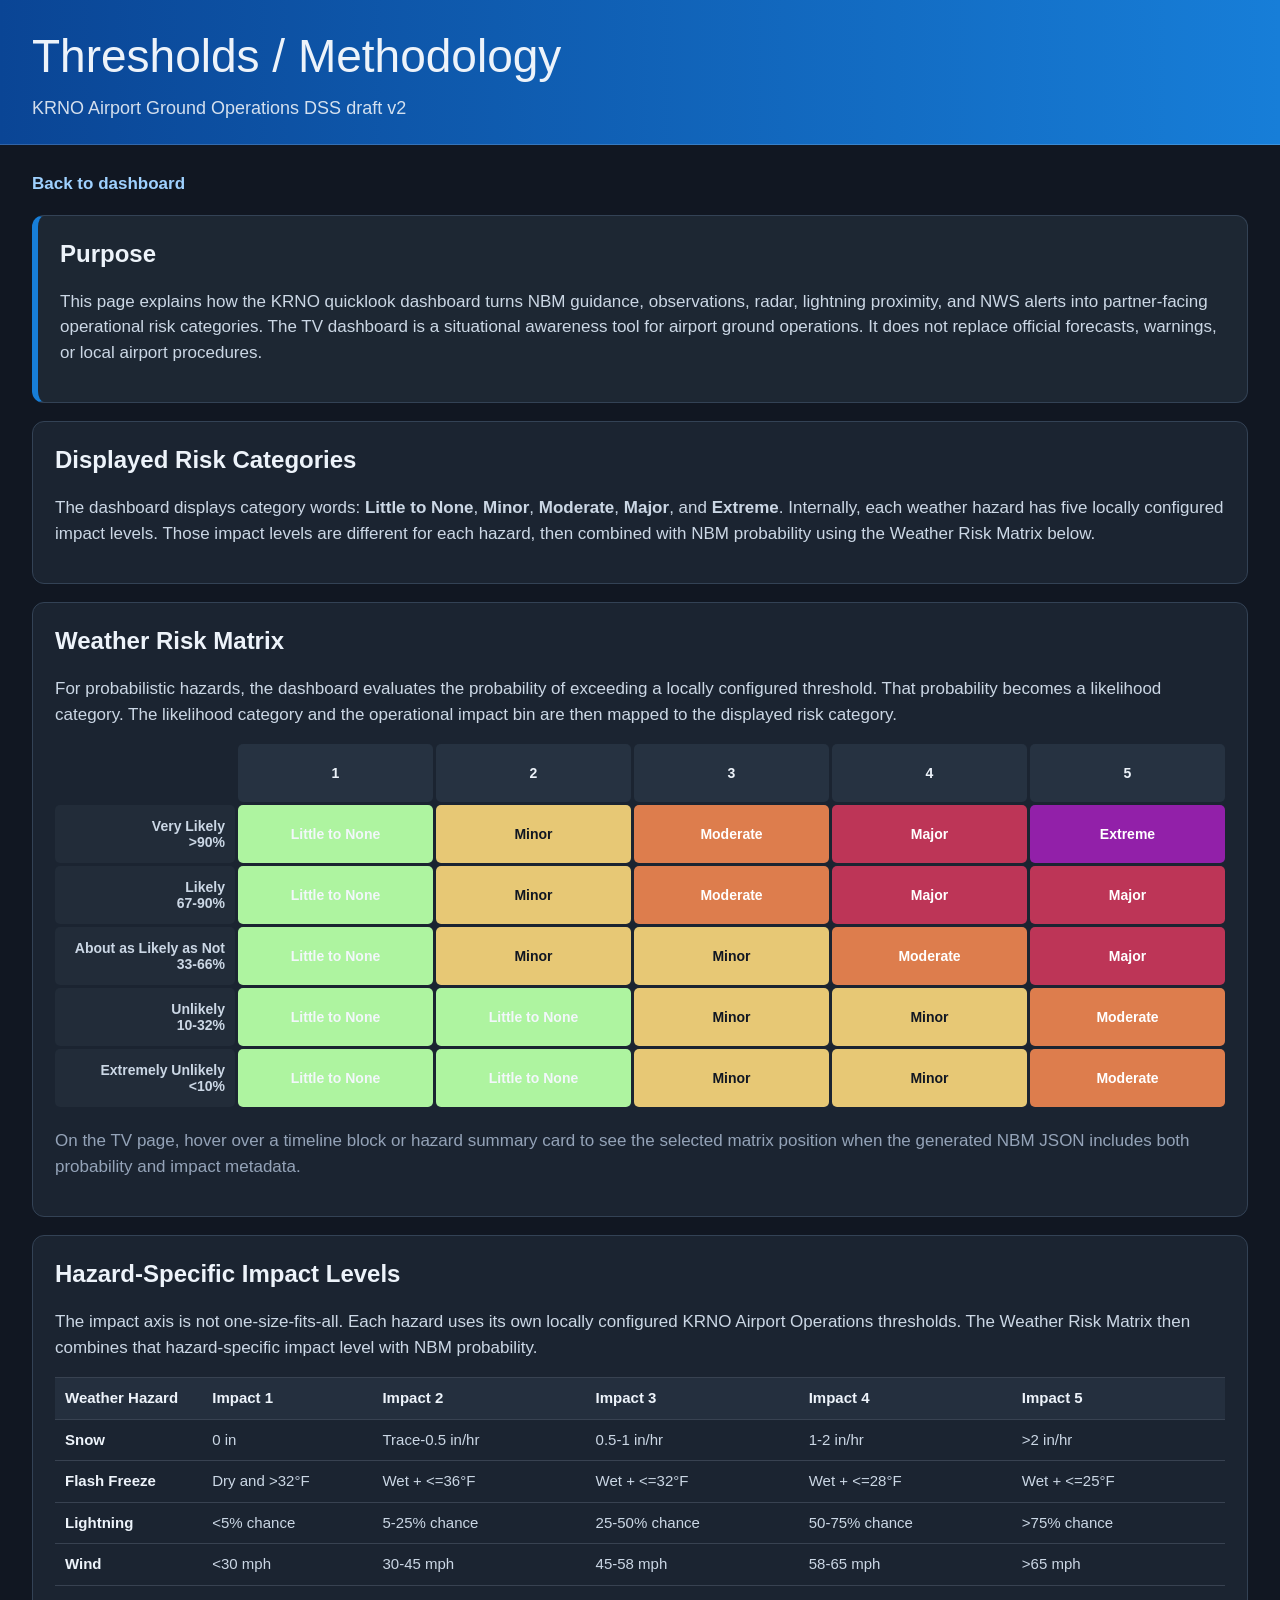
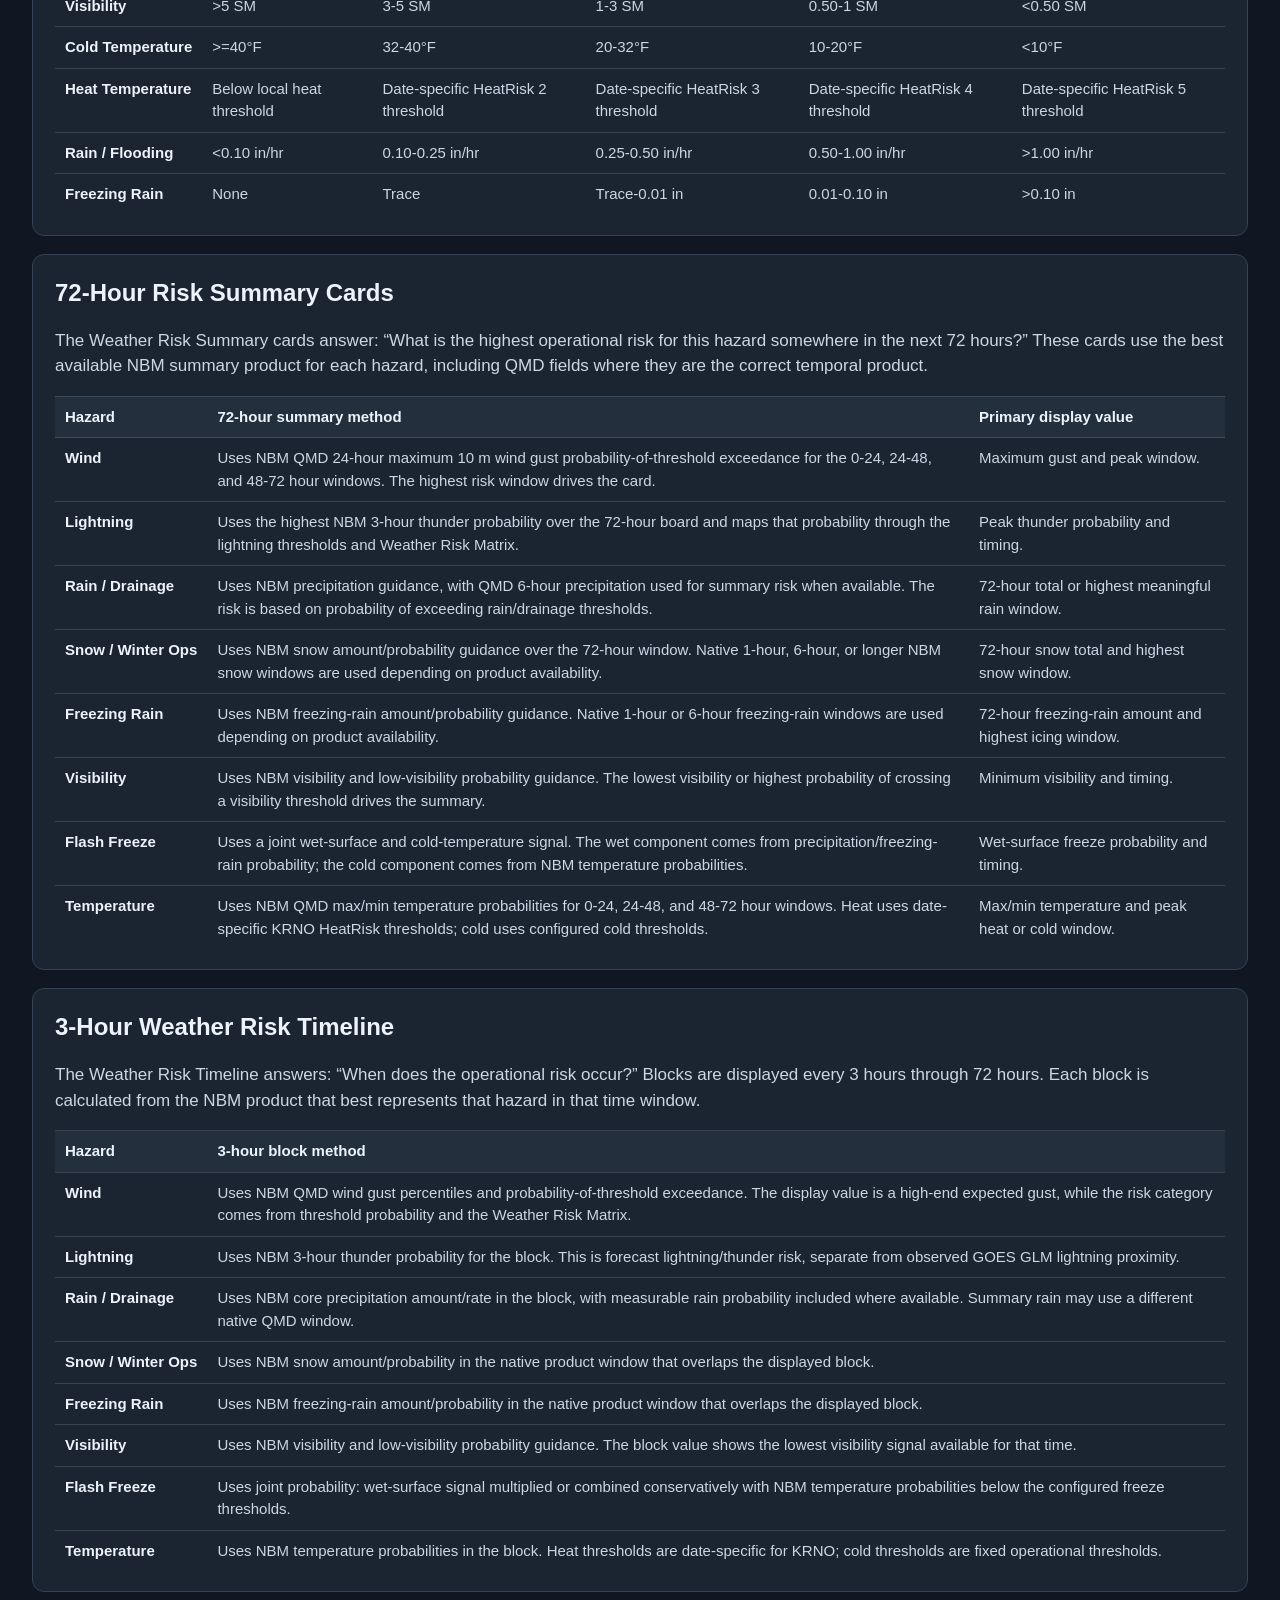
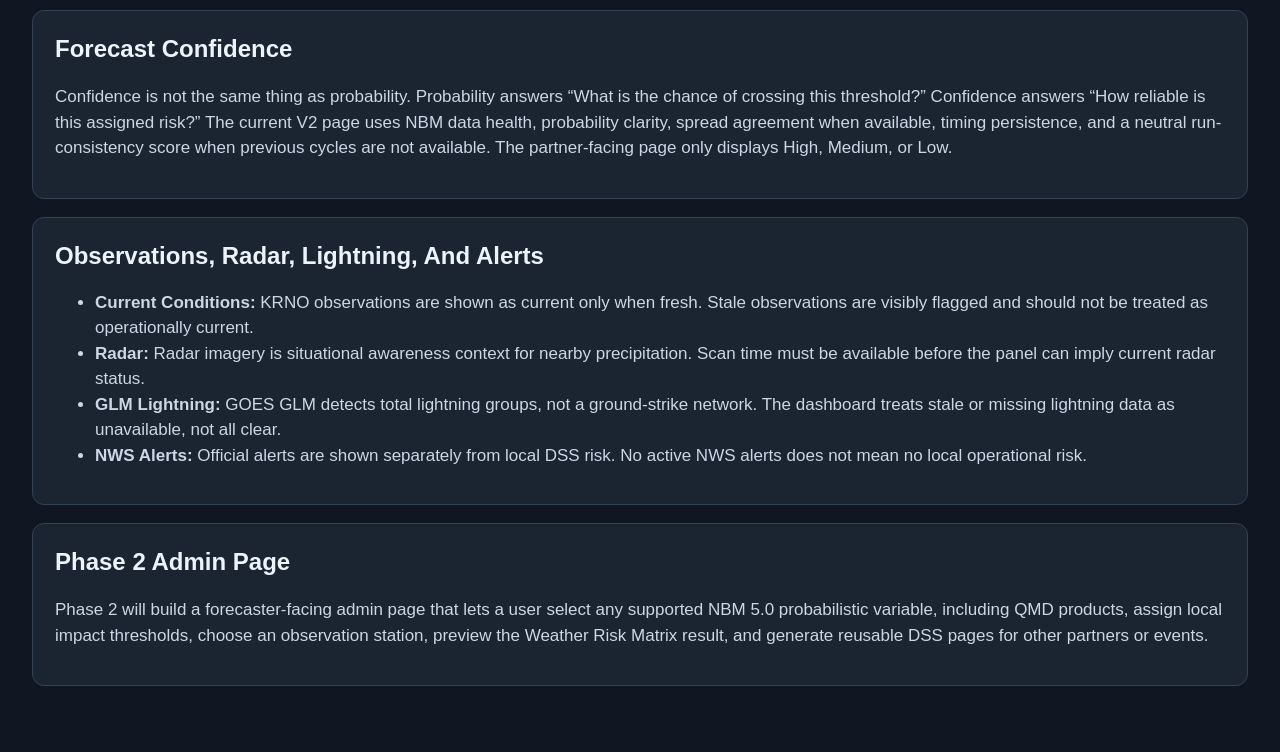
<file: docs/mockups/krno-quicklook-tv-v2/methodology.html>
<!doctype html>
<html lang="en">
<head>
  <meta charset="utf-8">
  <meta name="viewport" content="width=device-width, initial-scale=1">
  <title>KRNO DSS Thresholds / Methodology</title>
  <style>
    :root {
      color-scheme: dark;
      --bg: #111722;
      --panel: #1b2431;
      --panel-2: #222c39;
      --line: #334255;
      --text: #edf3fa;
      --body: #cbd7e5;
      --muted: #94a3b8;
      --blue: #0a4595;
      --blue-2: #177ed8;
      --none: #2d3745;
      --little: #aef4a0;
      --minor: #e7c875;
      --moderate: #dd7d4d;
      --major: #bd3557;
      --extreme: #9220a9;
    }

    * {
      box-sizing: border-box;
    }

    body {
      margin: 0;
      background: var(--bg);
      color: var(--body);
      font-family: "Segoe UI", Roboto, Arial, sans-serif;
      line-height: 1.5;
    }

    header {
      padding: 22px 32px;
      background: linear-gradient(90deg, var(--blue), var(--blue-2));
      color: var(--text);
      border-bottom: 1px solid rgba(255,255,255,0.16);
    }

    h1 {
      margin: 0;
      font-size: clamp(28px, 4vw, 46px);
      font-weight: 360;
      letter-spacing: 0;
    }

    header div {
      margin-top: 4px;
      font-size: 18px;
      color: rgba(255,255,255,0.82);
    }

    main {
      max-width: 1320px;
      padding: 26px 32px 48px;
    }

    .back {
      display: inline-flex;
      align-items: center;
      gap: 8px;
      margin-bottom: 18px;
      color: #9fd1ff;
      text-decoration: none;
      font-size: 17px;
      font-weight: 600;
    }

    section {
      margin-bottom: 18px;
      padding: 20px 22px;
      border: 1px solid var(--line);
      border-radius: 12px;
      background: var(--panel);
    }

    h2 {
      margin: 0 0 12px;
      color: var(--text);
      font-size: 24px;
      font-weight: 640;
    }

    h3 {
      margin: 18px 0 8px;
      color: var(--text);
      font-size: 19px;
      font-weight: 650;
    }

    p,
    li {
      font-size: 17px;
    }

    a {
      color: #9fd1ff;
    }

    .muted {
      color: var(--muted);
    }

    .grid {
      display: grid;
      grid-template-columns: repeat(2, minmax(0, 1fr));
      gap: 16px;
    }

    .callout {
      border-left: 6px solid var(--blue-2);
      background: rgba(34, 44, 57, 0.75);
    }

    .matrix-wrap {
      overflow-x: auto;
      padding-bottom: 4px;
    }

    .risk-matrix {
      display: grid;
      grid-template-columns: 180px repeat(5, minmax(112px, 1fr));
      gap: 3px;
      min-width: 760px;
      align-items: stretch;
    }

    .matrix-label,
    .matrix-head,
    .matrix-cell {
      min-height: 58px;
      border-radius: 5px;
      display: grid;
      align-items: center;
      padding: 8px 10px;
      font-weight: 650;
    }

    .matrix-label {
      justify-items: end;
      color: var(--body);
      text-align: right;
      background: var(--panel-2);
      font-size: 14px;
      line-height: 1.15;
    }

    .matrix-head {
      justify-items: center;
      color: var(--text);
      text-align: center;
      background: #263241;
      font-size: 14px;
    }

    .matrix-cell {
      justify-items: center;
      color: #111722;
      text-align: center;
      font-size: 14px;
    }

    .little { background: var(--little); color: #f3f7fb; }
    .minor { background: var(--minor); }
    .moderate { background: var(--moderate); color: #fff; }
    .major { background: var(--major); color: #fff; }
    .extreme { background: var(--extreme); color: #fff; }

    table {
      width: 100%;
      border-collapse: collapse;
      margin-top: 10px;
      font-size: 15px;
    }

    th,
    td {
      border-top: 1px solid rgba(148, 163, 184, 0.24);
      padding: 9px 10px;
      vertical-align: top;
      text-align: left;
    }

    th {
      color: var(--text);
      font-weight: 650;
      background: rgba(38, 50, 65, 0.82);
    }

    td:first-child {
      color: var(--text);
      font-weight: 650;
      white-space: nowrap;
    }

    code {
      color: #dbeafe;
      background: rgba(148, 163, 184, 0.14);
      border: 1px solid rgba(148, 163, 184, 0.18);
      border-radius: 4px;
      padding: 1px 5px;
      font-family: ui-monospace, SFMono-Regular, Menlo, Consolas, monospace;
      font-size: 0.92em;
    }

    @media (max-width: 900px) {
      .grid {
        grid-template-columns: 1fr;
      }

      main {
        padding: 20px 18px 40px;
      }
    }
  </style>
</head>
<body>
  <header>
    <h1>Thresholds / Methodology</h1>
    <div>KRNO Airport Ground Operations DSS draft v2</div>
  </header>
  <main>
    <a class="back" href="./index.html">Back to dashboard</a>

    <section class="callout">
      <h2>Purpose</h2>
      <p>This page explains how the KRNO quicklook dashboard turns NBM guidance, observations, radar, lightning proximity, and NWS alerts into partner-facing operational risk categories. The TV dashboard is a situational awareness tool for airport ground operations. It does not replace official forecasts, warnings, or local airport procedures.</p>
    </section>

    <section>
      <h2>Displayed Risk Categories</h2>
      <p>The dashboard displays category words: <strong>Little to None</strong>, <strong>Minor</strong>, <strong>Moderate</strong>, <strong>Major</strong>, and <strong>Extreme</strong>. Internally, each weather hazard has five locally configured impact levels. Those impact levels are different for each hazard, then combined with NBM probability using the Weather Risk Matrix below.</p>
    </section>

    <section>
      <h2>Weather Risk Matrix</h2>
      <p>For probabilistic hazards, the dashboard evaluates the probability of exceeding a locally configured threshold. That probability becomes a likelihood category. The likelihood category and the operational impact bin are then mapped to the displayed risk category.</p>
      <div class="matrix-wrap" aria-label="Weather Risk Matrix">
        <div class="risk-matrix">
          <div></div>
          <div class="matrix-head">1</div>
          <div class="matrix-head">2</div>
          <div class="matrix-head">3</div>
          <div class="matrix-head">4</div>
          <div class="matrix-head">5</div>

          <div class="matrix-label">Very Likely<br>&gt;90%</div>
          <div class="matrix-cell little">Little to None</div>
          <div class="matrix-cell minor">Minor</div>
          <div class="matrix-cell moderate">Moderate</div>
          <div class="matrix-cell major">Major</div>
          <div class="matrix-cell extreme">Extreme</div>

          <div class="matrix-label">Likely<br>67-90%</div>
          <div class="matrix-cell little">Little to None</div>
          <div class="matrix-cell minor">Minor</div>
          <div class="matrix-cell moderate">Moderate</div>
          <div class="matrix-cell major">Major</div>
          <div class="matrix-cell major">Major</div>

          <div class="matrix-label">About as Likely as Not<br>33-66%</div>
          <div class="matrix-cell little">Little to None</div>
          <div class="matrix-cell minor">Minor</div>
          <div class="matrix-cell minor">Minor</div>
          <div class="matrix-cell moderate">Moderate</div>
          <div class="matrix-cell major">Major</div>

          <div class="matrix-label">Unlikely<br>10-32%</div>
          <div class="matrix-cell little">Little to None</div>
          <div class="matrix-cell little">Little to None</div>
          <div class="matrix-cell minor">Minor</div>
          <div class="matrix-cell minor">Minor</div>
          <div class="matrix-cell moderate">Moderate</div>

          <div class="matrix-label">Extremely Unlikely<br>&lt;10%</div>
          <div class="matrix-cell little">Little to None</div>
          <div class="matrix-cell little">Little to None</div>
          <div class="matrix-cell minor">Minor</div>
          <div class="matrix-cell minor">Minor</div>
          <div class="matrix-cell moderate">Moderate</div>
        </div>
      </div>
      <p class="muted">On the TV page, hover over a timeline block or hazard summary card to see the selected matrix position when the generated NBM JSON includes both probability and impact metadata.</p>
    </section>

    <section>
      <h2>Hazard-Specific Impact Levels</h2>
      <p>The impact axis is not one-size-fits-all. Each hazard uses its own locally configured KRNO Airport Operations thresholds. The Weather Risk Matrix then combines that hazard-specific impact level with NBM probability.</p>
      <table>
        <thead>
          <tr>
            <th>Weather Hazard</th>
            <th>Impact 1</th>
            <th>Impact 2</th>
            <th>Impact 3</th>
            <th>Impact 4</th>
            <th>Impact 5</th>
          </tr>
        </thead>
        <tbody>
          <tr>
            <td>Snow</td>
            <td>0 in</td>
            <td>Trace-0.5 in/hr</td>
            <td>0.5-1 in/hr</td>
            <td>1-2 in/hr</td>
            <td>&gt;2 in/hr</td>
          </tr>
          <tr>
            <td>Flash Freeze</td>
            <td>Dry and &gt;32°F</td>
            <td>Wet + &lt;=36°F</td>
            <td>Wet + &lt;=32°F</td>
            <td>Wet + &lt;=28°F</td>
            <td>Wet + &lt;=25°F</td>
          </tr>
          <tr>
            <td>Lightning</td>
            <td>&lt;5% chance</td>
            <td>5-25% chance</td>
            <td>25-50% chance</td>
            <td>50-75% chance</td>
            <td>&gt;75% chance</td>
          </tr>
          <tr>
            <td>Wind</td>
            <td>&lt;30 mph</td>
            <td>30-45 mph</td>
            <td>45-58 mph</td>
            <td>58-65 mph</td>
            <td>&gt;65 mph</td>
          </tr>
          <tr>
            <td>Visibility</td>
            <td>&gt;5 SM</td>
            <td>3-5 SM</td>
            <td>1-3 SM</td>
            <td>0.50-1 SM</td>
            <td>&lt;0.50 SM</td>
          </tr>
          <tr>
            <td>Cold Temperature</td>
            <td>&gt;=40°F</td>
            <td>32-40°F</td>
            <td>20-32°F</td>
            <td>10-20°F</td>
            <td>&lt;10°F</td>
          </tr>
          <tr>
            <td>Heat Temperature</td>
            <td>Below local heat threshold</td>
            <td>Date-specific HeatRisk 2 threshold</td>
            <td>Date-specific HeatRisk 3 threshold</td>
            <td>Date-specific HeatRisk 4 threshold</td>
            <td>Date-specific HeatRisk 5 threshold</td>
          </tr>
          <tr>
            <td>Rain / Flooding</td>
            <td>&lt;0.10 in/hr</td>
            <td>0.10-0.25 in/hr</td>
            <td>0.25-0.50 in/hr</td>
            <td>0.50-1.00 in/hr</td>
            <td>&gt;1.00 in/hr</td>
          </tr>
          <tr>
            <td>Freezing Rain</td>
            <td>None</td>
            <td>Trace</td>
            <td>Trace-0.01 in</td>
            <td>0.01-0.10 in</td>
            <td>&gt;0.10 in</td>
          </tr>
        </tbody>
      </table>
    </section>

    <section>
      <h2>72-Hour Risk Summary Cards</h2>
      <p>The Weather Risk Summary cards answer: “What is the highest operational risk for this hazard somewhere in the next 72 hours?” These cards use the best available NBM summary product for each hazard, including QMD fields where they are the correct temporal product.</p>
      <table>
        <thead>
          <tr>
            <th>Hazard</th>
            <th>72-hour summary method</th>
            <th>Primary display value</th>
          </tr>
        </thead>
        <tbody>
          <tr>
            <td>Wind</td>
            <td>Uses NBM QMD 24-hour maximum 10 m wind gust probability-of-threshold exceedance for the 0-24, 24-48, and 48-72 hour windows. The highest risk window drives the card.</td>
            <td>Maximum gust and peak window.</td>
          </tr>
          <tr>
            <td>Lightning</td>
            <td>Uses the highest NBM 3-hour thunder probability over the 72-hour board and maps that probability through the lightning thresholds and Weather Risk Matrix.</td>
            <td>Peak thunder probability and timing.</td>
          </tr>
          <tr>
            <td>Rain / Drainage</td>
            <td>Uses NBM precipitation guidance, with QMD 6-hour precipitation used for summary risk when available. The risk is based on probability of exceeding rain/drainage thresholds.</td>
            <td>72-hour total or highest meaningful rain window.</td>
          </tr>
          <tr>
            <td>Snow / Winter Ops</td>
            <td>Uses NBM snow amount/probability guidance over the 72-hour window. Native 1-hour, 6-hour, or longer NBM snow windows are used depending on product availability.</td>
            <td>72-hour snow total and highest snow window.</td>
          </tr>
          <tr>
            <td>Freezing Rain</td>
            <td>Uses NBM freezing-rain amount/probability guidance. Native 1-hour or 6-hour freezing-rain windows are used depending on product availability.</td>
            <td>72-hour freezing-rain amount and highest icing window.</td>
          </tr>
          <tr>
            <td>Visibility</td>
            <td>Uses NBM visibility and low-visibility probability guidance. The lowest visibility or highest probability of crossing a visibility threshold drives the summary.</td>
            <td>Minimum visibility and timing.</td>
          </tr>
          <tr>
            <td>Flash Freeze</td>
            <td>Uses a joint wet-surface and cold-temperature signal. The wet component comes from precipitation/freezing-rain probability; the cold component comes from NBM temperature probabilities.</td>
            <td>Wet-surface freeze probability and timing.</td>
          </tr>
          <tr>
            <td>Temperature</td>
            <td>Uses NBM QMD max/min temperature probabilities for 0-24, 24-48, and 48-72 hour windows. Heat uses date-specific KRNO HeatRisk thresholds; cold uses configured cold thresholds.</td>
            <td>Max/min temperature and peak heat or cold window.</td>
          </tr>
        </tbody>
      </table>
    </section>

    <section>
      <h2>3-Hour Weather Risk Timeline</h2>
      <p>The Weather Risk Timeline answers: “When does the operational risk occur?” Blocks are displayed every 3 hours through 72 hours. Each block is calculated from the NBM product that best represents that hazard in that time window.</p>
      <table>
        <thead>
          <tr>
            <th>Hazard</th>
            <th>3-hour block method</th>
          </tr>
        </thead>
        <tbody>
          <tr>
            <td>Wind</td>
            <td>Uses NBM QMD wind gust percentiles and probability-of-threshold exceedance. The display value is a high-end expected gust, while the risk category comes from threshold probability and the Weather Risk Matrix.</td>
          </tr>
          <tr>
            <td>Lightning</td>
            <td>Uses NBM 3-hour thunder probability for the block. This is forecast lightning/thunder risk, separate from observed GOES GLM lightning proximity.</td>
          </tr>
          <tr>
            <td>Rain / Drainage</td>
            <td>Uses NBM core precipitation amount/rate in the block, with measurable rain probability included where available. Summary rain may use a different native QMD window.</td>
          </tr>
          <tr>
            <td>Snow / Winter Ops</td>
            <td>Uses NBM snow amount/probability in the native product window that overlaps the displayed block.</td>
          </tr>
          <tr>
            <td>Freezing Rain</td>
            <td>Uses NBM freezing-rain amount/probability in the native product window that overlaps the displayed block.</td>
          </tr>
          <tr>
            <td>Visibility</td>
            <td>Uses NBM visibility and low-visibility probability guidance. The block value shows the lowest visibility signal available for that time.</td>
          </tr>
          <tr>
            <td>Flash Freeze</td>
            <td>Uses joint probability: wet-surface signal multiplied or combined conservatively with NBM temperature probabilities below the configured freeze thresholds.</td>
          </tr>
          <tr>
            <td>Temperature</td>
            <td>Uses NBM temperature probabilities in the block. Heat thresholds are date-specific for KRNO; cold thresholds are fixed operational thresholds.</td>
          </tr>
        </tbody>
      </table>
    </section>

    <section>
      <h2>Forecast Confidence</h2>
      <p>Confidence is not the same thing as probability. Probability answers “What is the chance of crossing this threshold?” Confidence answers “How reliable is this assigned risk?” The current V2 page uses NBM data health, probability clarity, spread agreement when available, timing persistence, and a neutral run-consistency score when previous cycles are not available. The partner-facing page only displays High, Medium, or Low.</p>
    </section>

    <section>
      <h2>Observations, Radar, Lightning, And Alerts</h2>
      <ul>
        <li><strong>Current Conditions:</strong> KRNO observations are shown as current only when fresh. Stale observations are visibly flagged and should not be treated as operationally current.</li>
        <li><strong>Radar:</strong> Radar imagery is situational awareness context for nearby precipitation. Scan time must be available before the panel can imply current radar status.</li>
        <li><strong>GLM Lightning:</strong> GOES GLM detects total lightning groups, not a ground-strike network. The dashboard treats stale or missing lightning data as unavailable, not all clear.</li>
        <li><strong>NWS Alerts:</strong> Official alerts are shown separately from local DSS risk. No active NWS alerts does not mean no local operational risk.</li>
      </ul>
    </section>

    <section>
      <h2>Phase 2 Admin Page</h2>
      <p>Phase 2 will build a forecaster-facing admin page that lets a user select any supported NBM 5.0 probabilistic variable, including QMD products, assign local impact thresholds, choose an observation station, preview the Weather Risk Matrix result, and generate reusable DSS pages for other partners or events.</p>
    </section>
  </main>
</body>
</html>
</file>
<file: docs/mockups/dss-admin-config.css>
:root {
  color-scheme: dark;
  --nws-blue: #0A4595;
  --dark-blue: #072E63;
  --deep: #081d33;
  --surface: #102d49;
  --panel: #173b5f;
  --panel-2: #214b70;
  --line: rgba(234, 234, 234, 0.22);
  --line-soft: rgba(234, 234, 234, 0.12);
  --text: #f4f8fc;
  --body: #d9e4ef;
  --muted: #a9bfd4;
  --dim: #78909C;
  --accent: #6ab7ff;
  --good: #34c38f;
  --warn: #d7bc4a;
  --bad: #d25555;
  --radius: 12px;
  --font: Helvetica, "Helvetica Neue", Arial, "Public Sans", Roboto, "Source Sans Pro", sans-serif;
}

* {
  box-sizing: border-box;
  min-width: 0;
}

html,
body {
  margin: 0;
  min-height: 100%;
  background: var(--deep);
  color: var(--text);
  font-family: var(--font);
  font-variant-numeric: tabular-nums;
}

body {
  background:
    radial-gradient(circle at 20% 0, rgba(106, 183, 255, 0.18), transparent 360px),
    linear-gradient(180deg, rgba(10, 69, 149, 0.22), transparent 320px),
    var(--deep);
}

.header {
  display: grid;
  grid-template-columns: minmax(0, 1fr) auto;
  gap: 18px;
  align-items: center;
  padding: 16px 24px;
  background: linear-gradient(90deg, var(--dark-blue), var(--nws-blue), #1476c9);
  border-bottom: 1px solid rgba(255, 255, 255, 0.25);
}

.brand {
  display: flex;
  gap: 12px;
  align-items: center;
}

.seal {
  width: 44px;
  height: 44px;
  border-radius: 50%;
  background: #fff;
  object-fit: contain;
  border: 1px solid rgba(255, 255, 255, 0.78);
}

h1,
h2,
h3,
p {
  margin: 0;
}

h1 {
  font-size: 30px;
  font-weight: 500;
}

.subtitle {
  margin-top: 4px;
  color: rgba(244, 248, 252, 0.84);
  font-size: 15px;
}

.header-actions,
.export-actions,
.wizard-nav {
  display: flex;
  gap: 10px;
  align-items: center;
  flex-wrap: wrap;
}

button,
.file-button {
  min-height: 38px;
  padding: 8px 13px;
  border: 1px solid rgba(255, 255, 255, 0.24);
  border-radius: 8px;
  color: var(--text);
  background: rgba(255, 255, 255, 0.10);
  font: inherit;
  cursor: pointer;
}

button.primary {
  background: #1e78d1;
  border-color: #8fc8ff;
}

button:hover,
.file-button:hover {
  filter: brightness(1.12);
}

.hidden-input {
  display: none;
}

.wizard-shell {
  display: grid;
  grid-template-columns: 330px minmax(0, 1fr);
  gap: 18px;
  padding: 18px;
}

.wizard-sidebar,
.wizard-panel {
  border: 1px solid var(--line);
  border-radius: var(--radius);
  background: linear-gradient(180deg, rgba(23, 59, 95, 0.96), rgba(8, 29, 51, 0.98));
  box-shadow: 0 18px 40px rgba(0, 0, 0, 0.24);
}

.wizard-sidebar {
  padding: 16px;
  display: grid;
  gap: 16px;
  align-content: start;
}

.progress-card {
  padding: 16px;
  border: 1px solid var(--line-soft);
  border-radius: 10px;
  background: rgba(255, 255, 255, 0.06);
}

.step-eyebrow,
label span,
.small-label {
  color: var(--muted);
  text-transform: uppercase;
  letter-spacing: 0.06em;
  font-size: 12px;
  font-weight: 700;
}

.progress-card h2 {
  margin-top: 7px;
  font-size: 22px;
  font-weight: 500;
}

.progress-track {
  height: 8px;
  margin-top: 14px;
  border-radius: 999px;
  background: rgba(255, 255, 255, 0.12);
  overflow: hidden;
}

#progress-bar {
  width: 10%;
  height: 100%;
  background: linear-gradient(90deg, #79c4ff, #34c38f);
  border-radius: inherit;
}

.step-list {
  display: grid;
  gap: 8px;
}

.step-button {
  display: grid;
  grid-template-columns: 28px 1fr;
  gap: 9px;
  align-items: center;
  width: 100%;
  text-align: left;
  border-color: var(--line-soft);
  background: rgba(255, 255, 255, 0.05);
}

.step-button.active {
  border-color: var(--accent);
  background: rgba(49, 130, 206, 0.25);
}

.step-number {
  display: grid;
  place-items: center;
  width: 26px;
  height: 26px;
  border-radius: 50%;
  background: rgba(255, 255, 255, 0.12);
  color: var(--body);
  font-size: 13px;
}

.side-note {
  padding: 14px;
  border: 1px solid var(--line-soft);
  border-radius: 10px;
  background: rgba(255, 255, 255, 0.05);
  color: var(--body);
}

.side-note h3 {
  font-size: 18px;
  font-weight: 500;
  margin-bottom: 7px;
}

.side-note p {
  line-height: 1.45;
  color: var(--muted);
}

.wizard-panel {
  min-height: calc(100vh - 122px);
  display: grid;
  grid-template-rows: minmax(0, 1fr) auto;
  overflow: hidden;
}

.wizard-step {
  display: none;
  padding: 24px;
  overflow: auto;
  align-content: start;
  gap: 18px;
}

.wizard-step.active {
  display: grid;
}

.wizard-step h2 {
  font-size: 32px;
  font-weight: 500;
}

.lead {
  color: var(--muted);
  font-size: 17px;
  line-height: 1.45;
}

.form-grid,
.choice-grid,
.hazard-grid,
.stack,
.impact-table,
.action-table {
  display: grid;
  gap: 14px;
}

.form-grid.two {
  grid-template-columns: repeat(2, minmax(0, 1fr));
}

.form-grid.three {
  grid-template-columns: repeat(3, minmax(0, 1fr));
}

label {
  display: grid;
  gap: 7px;
  color: var(--muted);
}

input,
select,
textarea {
  width: 100%;
  min-height: 42px;
  border: 1px solid var(--line);
  border-radius: 8px;
  background: rgba(8, 29, 51, 0.62);
  color: var(--text);
  padding: 9px 11px;
  font: inherit;
}

textarea {
  min-height: 92px;
  resize: vertical;
}

.choice-grid,
.hazard-grid {
  grid-template-columns: repeat(auto-fit, minmax(250px, 1fr));
}

.choice-card,
.hazard-card,
.helper-card,
.field-detail,
.preview-card,
.calc-result {
  border: 1px solid var(--line-soft);
  border-radius: 11px;
  background: rgba(255, 255, 255, 0.06);
  padding: 15px;
}

.choice-card {
  min-height: 128px;
  text-align: left;
}

.choice-card.active,
.hazard-card.enabled {
  border-color: var(--accent);
  background: rgba(49, 130, 206, 0.20);
}

.choice-card.disabled {
  opacity: 0.56;
}

.choice-title,
.hazard-title {
  color: var(--text);
  font-size: 20px;
  font-weight: 500;
}

.choice-card p,
.hazard-card p,
.field-detail,
.helper-card {
  color: var(--muted);
  line-height: 1.42;
}

.hazard-card {
  display: grid;
  gap: 10px;
}

.hazard-meta {
  display: flex;
  gap: 8px;
  flex-wrap: wrap;
}

.pill {
  display: inline-flex;
  align-items: center;
  min-height: 24px;
  padding: 3px 8px;
  border: 1px solid var(--line-soft);
  border-radius: 999px;
  color: var(--body);
  font-size: 12px;
}

.editor-top {
  display: grid;
  grid-template-columns: 320px minmax(0, 1fr);
  gap: 14px;
  align-items: end;
}

.impact-row,
.action-row {
  display: grid;
  grid-template-columns: 190px 150px minmax(0, 1fr) minmax(0, 1.2fr);
  gap: 10px;
  align-items: center;
  padding: 12px;
  border: 1px solid var(--line-soft);
  border-radius: 10px;
  background: rgba(255, 255, 255, 0.045);
}

.action-row {
  grid-template-columns: 190px minmax(0, 1fr);
}

.impact-name {
  color: var(--text);
  font-size: 18px;
}

.matrix-layout {
  display: grid;
  grid-template-columns: minmax(0, 1fr) 320px;
  gap: 18px;
}

.risk-matrix {
  display: grid;
  grid-template-columns: 170px repeat(5, 1fr);
  gap: 2px;
}

.matrix-cell {
  min-height: 58px;
  display: grid;
  place-items: center;
  padding: 8px;
  border-radius: 6px;
  color: #0b1724;
  text-align: center;
  font-weight: 700;
}

.matrix-head,
.matrix-row-label {
  min-height: 58px;
  display: grid;
  place-items: center;
  color: var(--body);
  background: rgba(255, 255, 255, 0.08);
  border-radius: 6px;
  text-align: center;
  padding: 8px;
}

.matrix-calc {
  display: grid;
  gap: 12px;
  align-content: start;
}

.partner-preview {
  display: grid;
  gap: 14px;
}

.preview-banner {
  padding: 18px;
  border-left: 8px solid #d98c33;
  border-radius: 12px;
  background: linear-gradient(90deg, rgba(217, 140, 51, 0.18), rgba(255, 255, 255, 0.06));
}

.preview-banner h3 {
  font-size: 28px;
  font-weight: 500;
  margin-bottom: 7px;
}

.preview-grid {
  display: grid;
  grid-template-columns: repeat(3, 1fr);
  gap: 12px;
}

.json-box {
  min-height: 460px;
  font-family: ui-monospace, SFMono-Regular, Menlo, Consolas, monospace;
  font-size: 13px;
  line-height: 1.45;
}

.wizard-nav {
  justify-content: space-between;
  padding: 14px 18px;
  border-top: 1px solid var(--line-soft);
  background: rgba(8, 29, 51, 0.9);
}

@media (max-width: 1100px) {
  .header,
  .wizard-shell,
  .matrix-layout {
    grid-template-columns: 1fr;
  }

  .header-actions {
    justify-content: start;
  }

  .wizard-panel {
    min-height: auto;
  }
}
</file>
